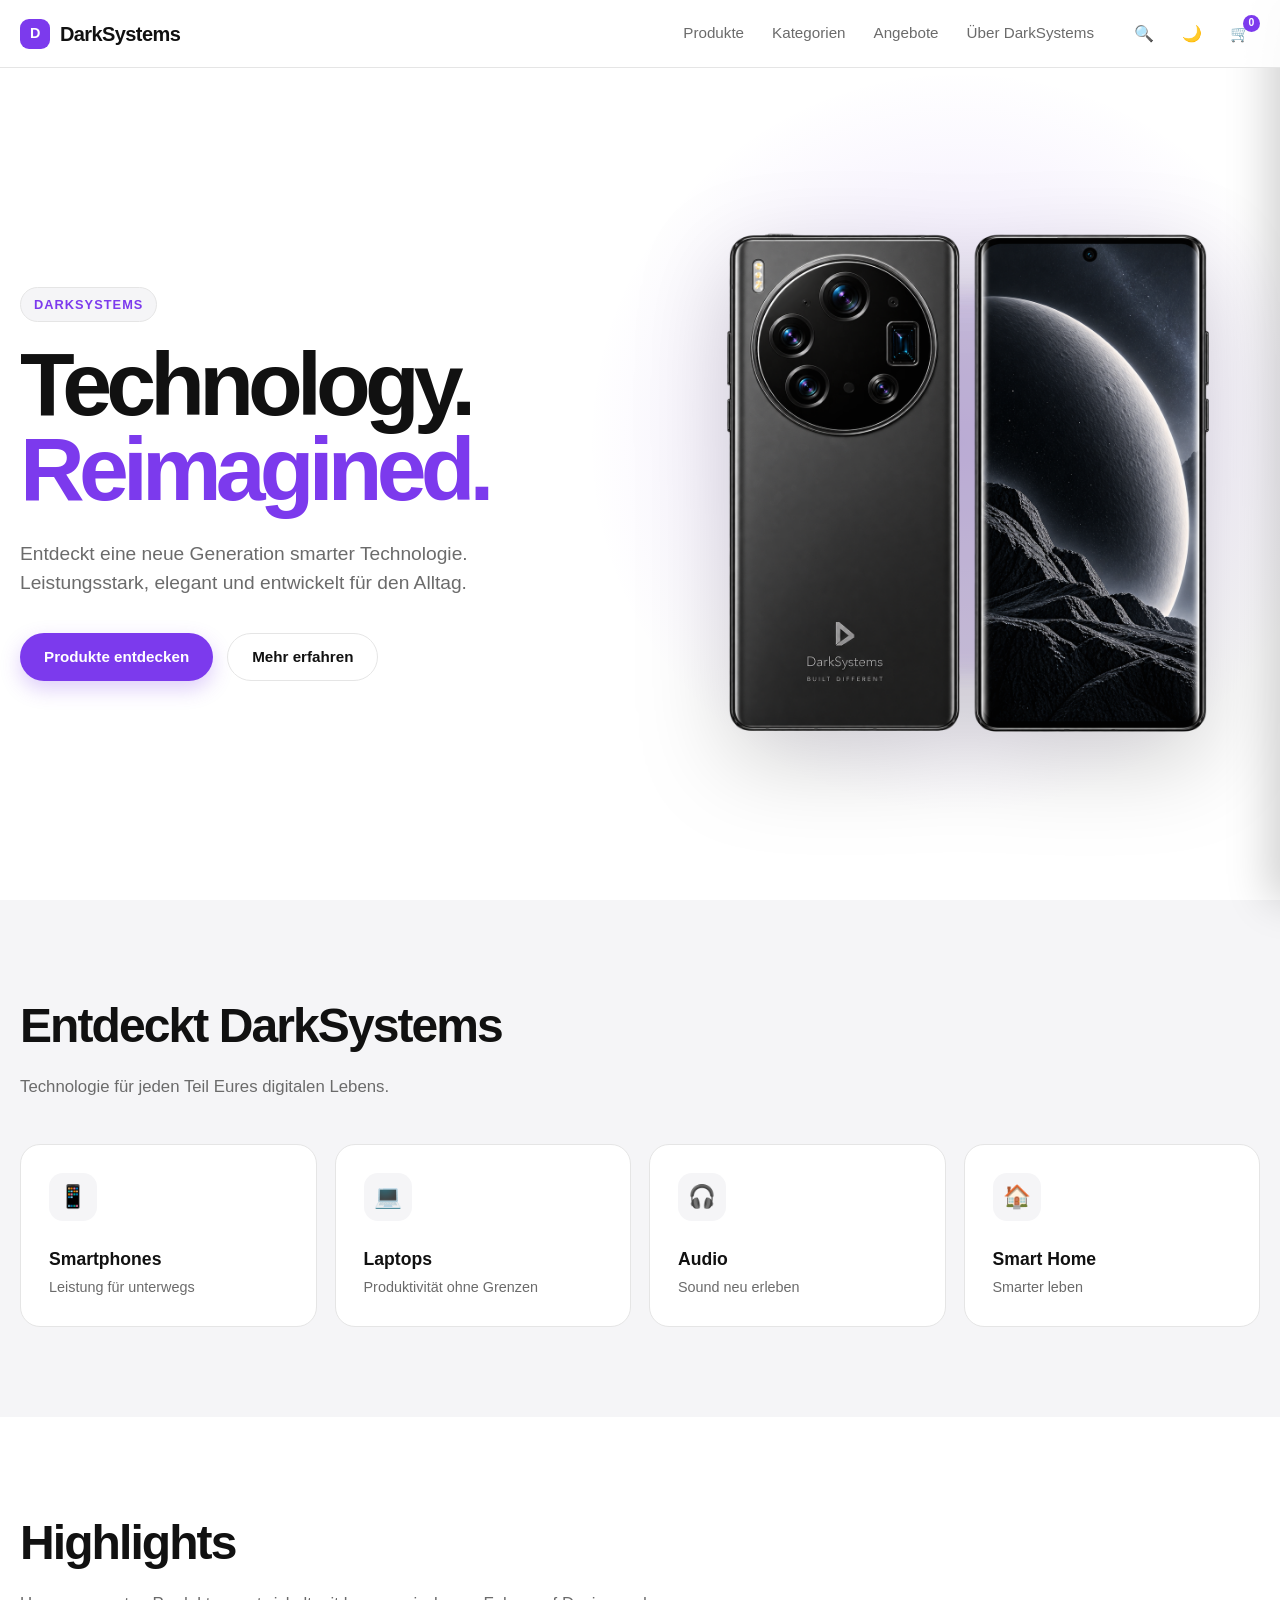
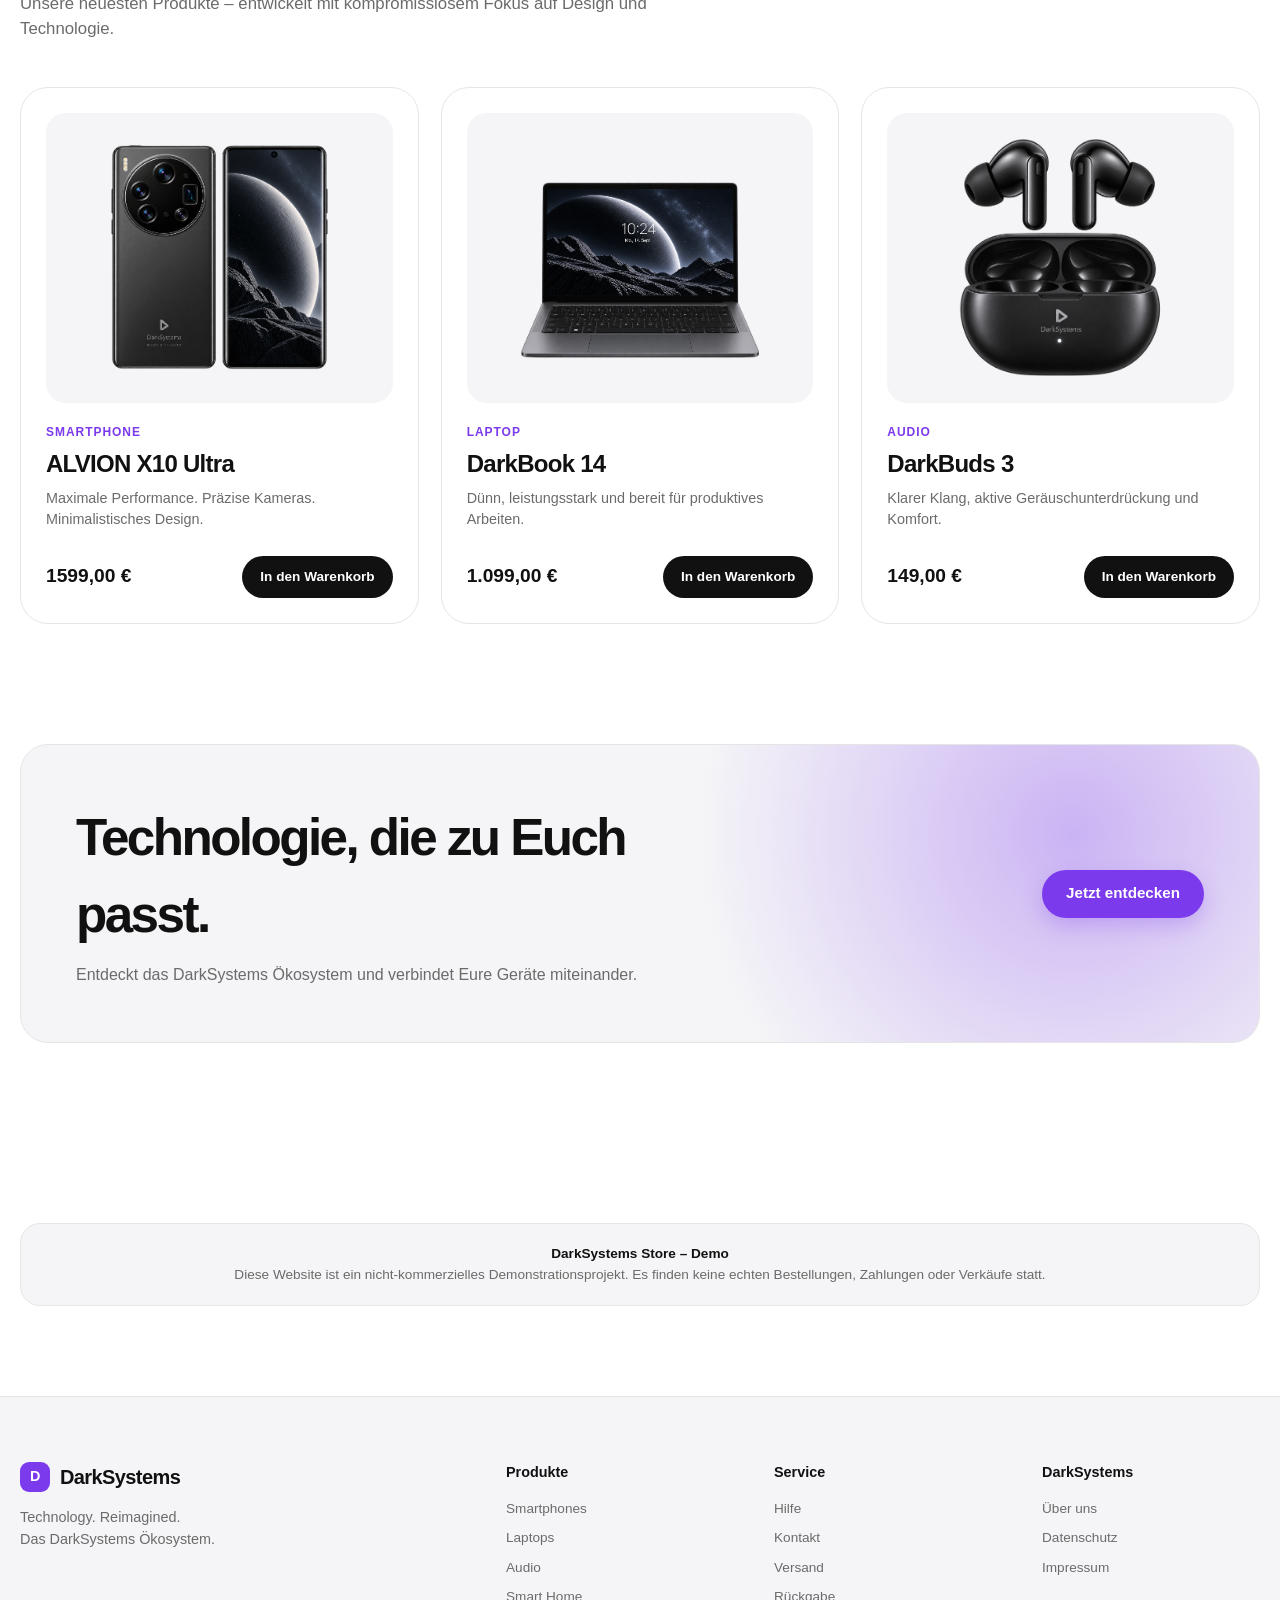
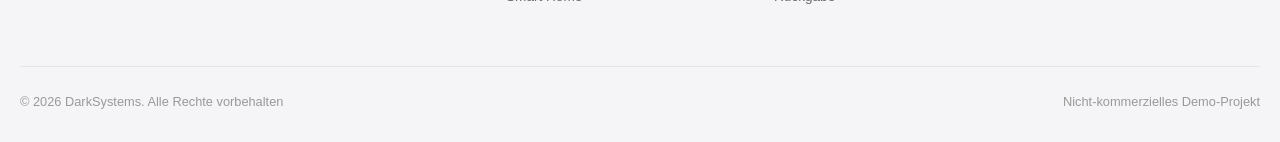
<file: index.html>
<!DOCTYPE html>
<html lang="de">

<head>

    <meta charset="UTF-8">

    <meta
        name="viewport"
        content="width=device-width, initial-scale=1.0"
    >

    <meta
        name="description"
        content="DarkSystems Store – Technologie. Neu gedacht."
    >

    <title>DarkSystems Store</title>


    <!-- =================================================
         THEME VOR DEM ERSTEN RENDER SETZEN
         ================================================= -->

    <script>

        (function () {

            const savedTheme =
                localStorage.getItem("darkSystemsTheme");

            if (
                savedTheme === "dark" ||
                savedTheme === "light"
            ) {

                document.documentElement.setAttribute(
                    "data-theme",
                    savedTheme
                );

            } else {

                document.documentElement.setAttribute(
                    "data-theme",
                    "light"
                );

            }

        })();

    </script>


    <!-- =================================================
         SCROLLPOSITION
         ================================================= -->

    <script>

        if ("scrollRestoration" in history) {

            history.scrollRestoration = "manual";

        }

    </script>


    <!-- =================================================
         FAVICON
         ================================================= -->

    <link
        rel="icon"
        href="images/favicon.png"
    >


    <!-- =================================================
         MAIN CSS
         ================================================= -->

    <link
        rel="stylesheet"
        href="css/style.css"
    >

    <style>
        .product-card-link {
            color: inherit;
            text-decoration: none;
        }

        .product-card-link:hover {
            text-decoration: none;
        }

        .product-name .product-card-link {
            color: inherit;
        }
    </style>

</head>


<body>


    <!-- =====================================================
         HEADER
         ===================================================== -->

    <header class="site-header">

        <div class="container header-inner">


            <!-- Logo -->

            <a
                href="index.html"
                class="logo"
                aria-label="DarkSystems Startseite"
            >

                <span class="logo-mark">
                    D
                </span>

                <span>
                    DarkSystems
                </span>

            </a>


            <!-- Navigation -->

            <nav
                class="main-nav"
                aria-label="Hauptnavigation"
            >

                <a href="#products">
                    Produkte
                </a>

                <a href="#categories">
                    Kategorien
                </a>

                <a href="#offers">
                    Angebote
                </a>

                <a href="#about">
                    Über DarkSystems
                </a>

            </nav>


            <!-- Header Actions -->

            <div class="header-actions">


                <!-- Suche -->

                <button
                    class="icon-button"
                    type="button"
                    aria-label="Suche"
                    title="Suche"
                >
                    🔍
                </button>


                <!-- Dark / Light Mode -->

                <button
                    class="icon-button"
                    id="themeToggle"
                    type="button"
                    aria-label="Dark Mode"
                    title="Dark / Light Mode"
                >
                    🌙
                </button>


                <!-- Warenkorb -->

                <button
                    class="icon-button cart-button"
                    type="button"
                    aria-label="Warenkorb"
                    title="Warenkorb"
                >

                    🛒

                    <span
                        class="cart-count"
                        id="cartCount"
                    >
                        0
                    </span>

                </button>


                <!-- Mobile Menü -->

                <button
                    class="icon-button mobile-menu-button"
                    type="button"
                    aria-label="Menü öffnen"
                    title="Menü"
                >
                    ☰
                </button>

            </div>

        </div>

    </header>



    <!-- =====================================================
         MAIN
         ===================================================== -->

    <main>


        <!-- =================================================
             HERO
             ================================================= -->

        <section class="hero">

            <div class="container hero-inner">


                <!-- Hero Text -->

                <div class="hero-content">

                    <div class="hero-eyebrow">
                        DarkSystems
                    </div>


                    <h1>

                        Technology.<br>

                        <span>
                            Reimagined.
                        </span>

                    </h1>


                    <p class="hero-description">

                        Entdeckt eine neue Generation smarter
                        Technologie. Leistungsstark, elegant
                        und entwickelt für den Alltag.

                    </p>


                    <div class="hero-actions">


                        <a
                            href="#products"
                            class="button button-primary"
                        >
                            Produkte entdecken
                        </a>


                        <a
                            href="#categories"
                            class="button button-secondary"
                        >
                            Mehr erfahren
                        </a>

                    </div>

                </div>



                <!-- Hero Produkt -->

                <div class="hero-product">

                    <img
                        src="images/alvion-x10-ultra.png"
                        alt="ALVION X10 Ultra"
                    >

                </div>

            </div>

        </section>



        <!-- =================================================
             KATEGORIEN
             ================================================= -->

        <section
            class="categories"
            id="categories"
        >

            <div class="container">


                <h2 class="section-title">
                    Entdeckt DarkSystems
                </h2>


                <p class="section-subtitle">

                    Technologie für jeden Teil Eures
                    digitalen Lebens.

                </p>


                <div class="category-grid">


                    <!-- Smartphone -->

                    <a
                        href="category.html?category=smartphones"
                        class="category-card"
                    >

                        <div class="category-icon">
                            📱
                        </div>

                        <h3>
                            Smartphones
                        </h3>

                        <p>
                            Leistung für unterwegs
                        </p>

                    </a>



                    <!-- Laptop -->

                    <a
                        href="category.html?category=laptops"
                        class="category-card"
                    >

                        <div class="category-icon">
                            💻
                        </div>

                        <h3>
                            Laptops
                        </h3>

                        <p>
                            Produktivität ohne Grenzen
                        </p>

                    </a>



                    <!-- Audio -->

                    <a
                        href="category.html?category=audio"
                        class="category-card"
                    >

                        <div class="category-icon">
                            🎧
                        </div>

                        <h3>
                            Audio
                        </h3>

                        <p>
                            Sound neu erleben
                        </p>

                    </a>



                    <!-- Smart Home -->

                    <a
                        href="category.html?category=smart-home"
                        class="category-card"
                    >

                        <div class="category-icon">
                            🏠
                        </div>

                        <h3>
                            Smart Home
                        </h3>

                        <p>
                            Smarter leben
                        </p>

                    </a>

                </div>

            </div>

        </section>



        <!-- =================================================
             PRODUKTE
             ================================================= -->

        <section
            class="products"
            id="products"
        >

            <div class="container">


                <h2 class="section-title">
                    Highlights
                </h2>


                <p class="section-subtitle">

                    Unsere neuesten Produkte – entwickelt
                    mit kompromisslosem Fokus auf Design
                    und Technologie.

                </p>


                <div class="product-grid">


                    <!-- =====================================
                         ALVION X10 Ultra
                         ===================================== -->

                    <article class="product-card">


                        <a
                            href="x10ultra.html"
                            class="product-card-link"
                            aria-label="ALVION X10 Ultra ansehen"
                        >
                            <div class="product-image">

                                <img
                                    src="images/alvion-x10-ultra.png"
                                    alt="ALVION X10 Ultra"
                                >

                            </div>
                        </a>


                        <div class="product-info">


                            <span class="product-category">
                                Smartphone
                            </span>


                            <h3 class="product-name">
                                <a
                                    href="x10ultra.html"
                                    class="product-card-link"
                                >
                                    ALVION X10 Ultra
                                </a>
                            </h3>


                            <p class="product-description">

                                Maximale Performance.
                                Präzise Kameras.
                                Minimalistisches Design.

                            </p>


                            <div class="product-bottom">


                                <span class="product-price">
                                    1599,00 €
                                </span>


                                <button
                                    class="product-button"
                                    type="button"
                                    data-product="alvion-x10-ultra"
                                >
                                    In den Warenkorb
                                </button>


                            </div>

                        </div>

                    </article>



                    <!-- =====================================
                         DARKBOOK 14
                         ===================================== -->

                    <article class="product-card">
                        
                        <a
                            href="darkbook14.html"
                            class="product-card-link"
                            aria-label="DarkBook 14 ansehen"
                        >

                            <div class="product-image">

                                <img
                                    src="images/darkbook-14.png"
                                    alt="DarkBook 14"
                                >

                            </div>
                        </a>


                        <div class="product-info">


                            <span class="product-category">
                                Laptop
                            </span>


                            <h3 class="product-name">
                                DarkBook 14
                            </h3>


                            <p class="product-description">

                                Dünn, leistungsstark und bereit
                                für produktives Arbeiten.

                            </p>


                            <div class="product-bottom">


                                <span class="product-price">
                                    1.099,00 €
                                </span>


                                <button
                                    class="product-button"
                                    type="button"
                                    data-product="darkbook-14"
                                >
                                    In den Warenkorb
                                </button>


                            </div>

                        </div>

                    </article>



                    <!-- =====================================
                         DARKBUDS 3
                         ===================================== -->

                    <article class="product-card">

                        <a
                            href="darkbuds-3.html"
                            class="product-card-link"
                            aria-label="DarkBuds 3 ansehen"
                        >

                            <div class="product-image">

                                <img
                                    src="images/darkbuds-3.png"
                                    alt="DarkBuds 3"
                                >

                            </div>
                        </a>

                        <div class="product-info">


                            <span class="product-category">
                                Audio
                            </span>


                            <h3 class="product-name">
                                DarkBuds 3
                            </h3>


                            <p class="product-description">

                                Klarer Klang, aktive
                                Geräuschunterdrückung
                                und Komfort.

                            </p>


                            <div class="product-bottom">


                                <span class="product-price">
                                    149,00 €
                                </span>


                                <button
                                    class="product-button"
                                    type="button"
                                    data-product="darkbuds-3"
                                >
                                    In den Warenkorb
                                </button>


                            </div>

                        </div>

                    </article>

                </div>

            </div>

        </section>



        <!-- =================================================
             ANGEBOT
             ================================================= -->

        <section
            class="offer"
            id="offers"
        >

            <div class="container">


                <div class="offer-card">


                    <div class="offer-content">


                        <h2>
                            Technologie,
                            die zu Euch passt.
                        </h2>


                        <p>

                            Entdeckt das DarkSystems
                            Ökosystem und verbindet
                            Eure Geräte miteinander.

                        </p>

                    </div>


                    <a
                        href="#products"
                        class="button button-primary"
                    >
                        Jetzt entdecken
                    </a>

                </div>

            </div>

        </section>



        <!-- =================================================
             DEMO HINWEIS
             ================================================= -->

        <section
            class="demo-section"
            id="about"
        >

            <div class="container">


                <div class="demo-notice">


                    <strong>
                        DarkSystems Store – Demo
                    </strong>


                    <br>


                    Diese Website ist ein
                    nicht-kommerzielles
                    Demonstrationsprojekt.

                    Es finden keine echten
                    Bestellungen, Zahlungen
                    oder Verkäufe statt.


                </div>

            </div>

        </section>

    </main>



    <!-- =====================================================
         FOOTER
         ===================================================== -->

    <footer class="site-footer">

        <div class="container">


            <div class="footer-grid">


                <!-- DarkSystems -->

                <div class="footer-brand">


                    <a
                        href="index.html"
                        class="logo"
                    >

                        <span class="logo-mark">
                            D
                        </span>

                        <span>
                            DarkSystems
                        </span>

                    </a>


                    <p>

                        Technology. Reimagined.
                        <br>
                        Das DarkSystems Ökosystem.

                    </p>

                </div>



                <!-- Produkte -->

                <div class="footer-column">

                    <h4>
                        Produkte
                    </h4>


                    <a href="category.html?category=smartphones">
                        Smartphones
                    </a>


                    <a href="category.html?category=laptops">
                        Laptops
                    </a>


                    <a href="category.html?category=audio">
                        Audio
                    </a>


                    <a href="category.html?category=smart-home">
                        Smart Home
                    </a>

                </div>



                <!-- Service -->

                <div class="footer-column">

                    <h4>
                        Service
                    </h4>


                    <a href="#">
                        Hilfe
                    </a>


                    <a href="#">
                        Kontakt
                    </a>


                    <a href="#">
                        Versand
                    </a>


                    <a href="#">
                        Rückgabe
                    </a>

                </div>



                <!-- DarkSystems -->

                <div class="footer-column">

                    <h4>
                        DarkSystems
                    </h4>


                    <a href="#about">
                        Über uns
                    </a>


                    <a href="#">
                        Datenschutz
                    </a>


                    <a href="#">
                        Impressum
                    </a>

                </div>

            </div>



            <!-- Footer Bottom -->

            <div class="footer-bottom">

                <span>
                    © 2026 DarkSystems.  Alle Rechte vorbehalten
                </span>


                <span>
                    Nicht-kommerzielles Demo-Projekt
                </span>

            </div>

        </div>

    </footer>



    <!-- =====================================================
         WARENKORB
         ===================================================== -->

    <div
        class="cart-overlay"
        id="cartOverlay"
    ></div>


    <aside
        class="cart-panel"
        id="cartPanel"
        aria-label="Warenkorb"
    >


        <!-- Warenkorb Header -->

        <div class="cart-header">

            <div>

                <h2>
                    Warenkorb
                </h2>

                <span id="cartItemCount">
                    0 Produkte
                </span>

            </div>


            <button
                class="cart-close"
                id="cartClose"
                type="button"
                aria-label="Warenkorb schließen"
            >
                ×
            </button>

        </div>



        <!-- Warenkorb Inhalt -->

        <div class="cart-content">


            <!-- Leer -->

            <div
                class="cart-empty"
                id="cartEmpty"
            >

                <div class="cart-empty-icon">
                    🛒
                </div>


                <h3>
                    Dein Warenkorb ist leer
                </h3>


                <p>
                    Füge Produkte hinzu,
                    um sie hier zu sehen.
                </p>

            </div>


            <!-- Produkte -->

            <div
                class="cart-items"
                id="cartItems"
            ></div>

        </div>



        <!-- Warenkorb Footer -->

        <div class="cart-footer">

            <div class="cart-total">

                <span>
                    Gesamtsumme
                </span>

                <strong id="cartTotal">
                    0,00 €
                </strong>

            </div>


            <button
                class="cart-checkout"
                id="cartCheckout"
                type="button"
            >
                Zur Kasse
            </button>


            <p class="cart-demo">
                Demo-Shop – es findet keine echte Bestellung statt.
            </p>

        </div>

    </aside>



    <!-- =====================================================
         JAVASCRIPT
         ===================================================== -->

    <script src="js/main.js"></script>


    <!-- Reload immer oben starten -->

    <script>

        window.addEventListener(
            "load",
            function () {

                window.scrollTo(0, 0);

            }
        );

    </script>


</body>

</html>
</file>
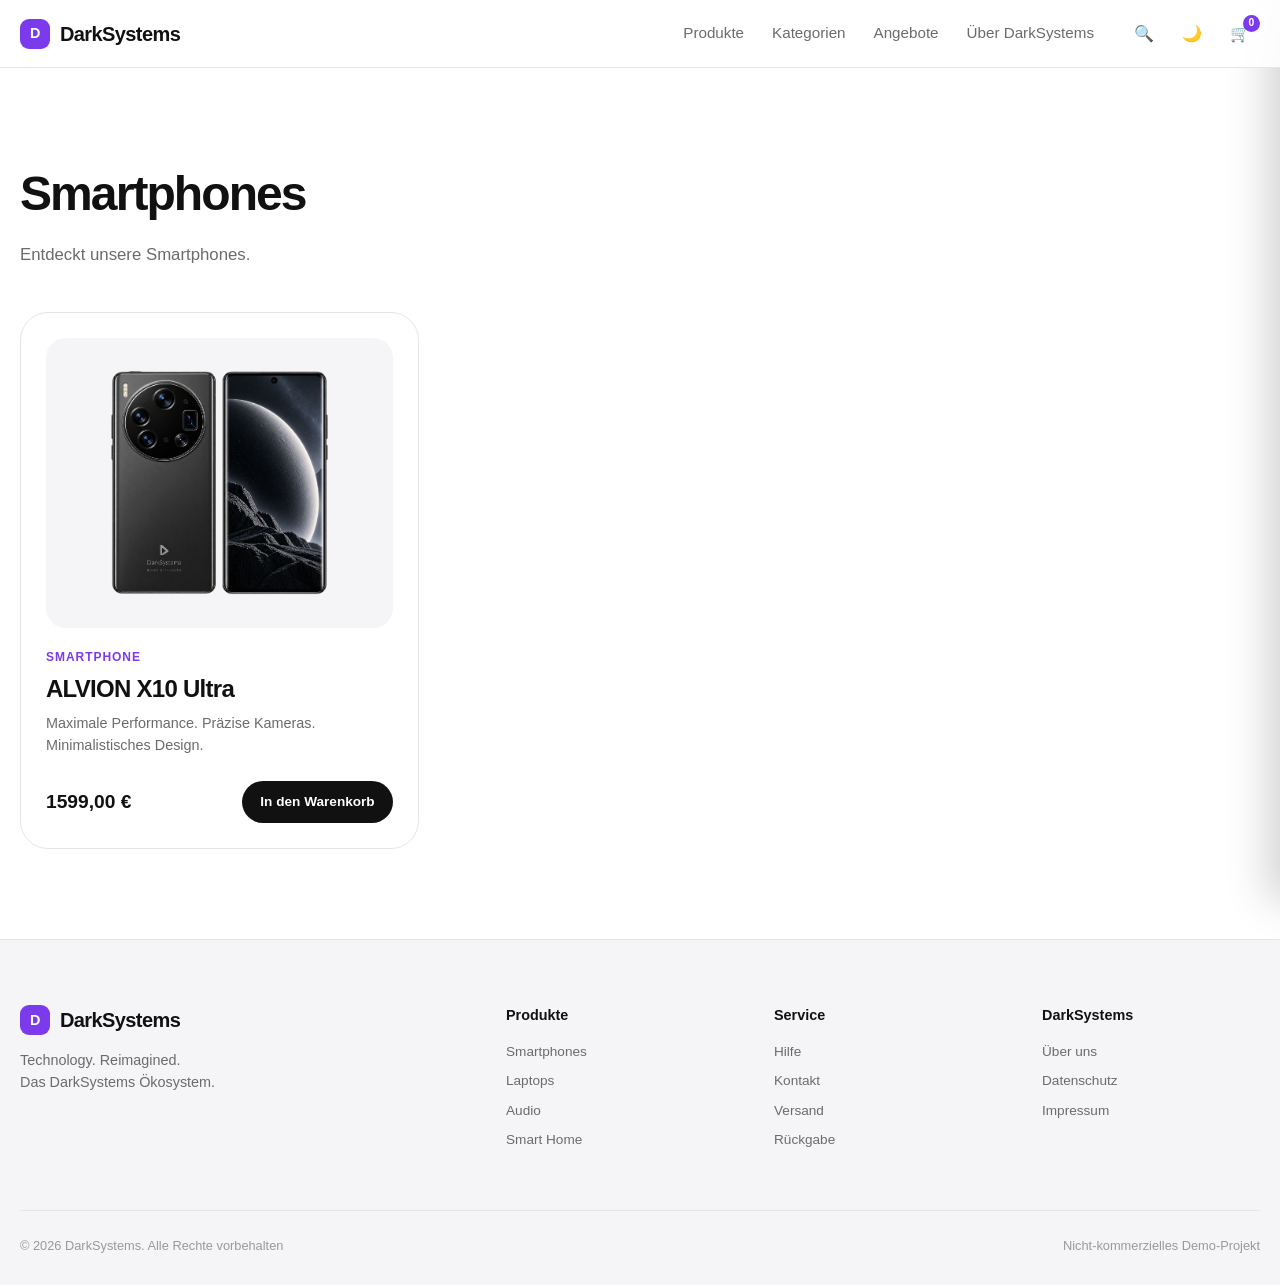
<file: category.html>
<!DOCTYPE html>
<html lang="de">

<head>

    <meta charset="UTF-8">

    <meta
        name="viewport"
        content="width=device-width, initial-scale=1.0"
    >

    <meta
        name="description"
        content="DarkSystems – Kategorie"
    >

    <title>DarkSystems – Kategorie</title>


    <!-- =================================================
         THEME VOR DEM ERSTEN RENDER SETZEN
         ================================================= -->

    <script>

        (function () {

            const savedTheme =
                localStorage.getItem("darkSystemsTheme");

            if (
                savedTheme === "dark" ||
                savedTheme === "light"
            ) {

                document.documentElement.setAttribute(
                    "data-theme",
                    savedTheme
                );

            } else {

                document.documentElement.setAttribute(
                    "data-theme",
                    "light"
                );

            }

        })();

    </script>


    <!-- =================================================
         SCROLLPOSITION
         ================================================= -->

    <script>

        if ("scrollRestoration" in history) {

            history.scrollRestoration = "manual";

        }

    </script>


    <!-- =================================================
         FAVICON
         ================================================= -->

    <link
        rel="icon"
        href="images/favicon.png"
    >


    <!-- =================================================
         MAIN CSS
         ================================================= -->

    <link
        rel="stylesheet"
        href="css/style.css"
    >

    <style>
        .product-card-link {
            display: block;
            color: inherit;
            text-decoration: none;
        }
    </style>

</head>


<body>


    <!-- =====================================================
         HEADER
         ===================================================== -->

    <header class="site-header">

        <div class="container header-inner">


            <!-- Logo -->

            <a
                href="index.html"
                class="logo"
                aria-label="DarkSystems Startseite"
            >

                <span class="logo-mark">
                    D
                </span>

                <span>
                    DarkSystems
                </span>

            </a>


            <!-- Navigation -->

            <nav
                class="main-nav"
                aria-label="Hauptnavigation"
            >

                <a href="index.html#products">
                    Produkte
                </a>

                <a href="index.html#categories">
                    Kategorien
                </a>

                <a href="index.html#offers">
                    Angebote
                </a>

                <a href="index.html#about">
                    Über DarkSystems
                </a>

            </nav>


            <!-- Header Actions -->

            <div class="header-actions">


                <!-- Suche -->

                <button
                    class="icon-button"
                    type="button"
                    aria-label="Suche"
                    title="Suche"
                >
                    🔍
                </button>


                <!-- Dark / Light Mode -->

                <button
                    class="icon-button"
                    id="themeToggle"
                    type="button"
                    aria-label="Dark Mode"
                    title="Dark / Light Mode"
                >
                    🌙
                </button>


                <!-- Warenkorb -->

                <button
                    class="icon-button cart-button"
                    type="button"
                    aria-label="Warenkorb"
                    title="Warenkorb"
                >

                    🛒

                    <span
                        class="cart-count"
                        id="cartCount"
                    >
                        0
                    </span>

                </button>


                <!-- Mobile Menü -->

                <button
                    class="icon-button mobile-menu-button"
                    type="button"
                    aria-label="Menü öffnen"
                    title="Menü"
                >
                    ☰
                </button>

            </div>

        </div>

    </header>



    <!-- =====================================================
         MAIN
         ===================================================== -->

    <main>


        <!-- =================================================
             KATEGORIE / PRODUKTE
             ================================================= -->

        <section
            class="products"
            id="categorySection"
        >

            <div class="container">


                <h1
                    class="section-title"
                    id="categoryTitle"
                >
                    Kategorie
                </h1>


                <p
                    class="section-subtitle"
                    id="categorySubtitle"
                >
                    Produkte von DarkSystems.
                </p>


                <div
                    class="product-grid"
                    id="categoryProducts"
                ></div>

            </div>

        </section>

    </main>



    <!-- =====================================================
         FOOTER
         ===================================================== -->

    <footer class="site-footer">

        <div class="container">


            <div class="footer-grid">


                <!-- DarkSystems -->

                <div class="footer-brand">

                    <a
                        href="index.html"
                        class="logo"
                    >

                        <span class="logo-mark">
                            D
                        </span>

                        <span>
                            DarkSystems
                        </span>

                    </a>


                    <p>

                        Technology. Reimagined.
                        <br>
                        Das DarkSystems Ökosystem.

                    </p>

                </div>



                <!-- Produkte -->

                <div class="footer-column">

                    <h4>
                        Produkte
                    </h4>


                    <a href="category.html?category=smartphones">
                        Smartphones
                    </a>


                    <a href="category.html?category=laptops">
                        Laptops
                    </a>


                    <a href="category.html?category=audio">
                        Audio
                    </a>


                    <a href="category.html?category=smart-home">
                        Smart Home
                    </a>

                </div>



                <!-- Service -->

                <div class="footer-column">

                    <h4>
                        Service
                    </h4>


                    <a href="#">
                        Hilfe
                    </a>


                    <a href="#">
                        Kontakt
                    </a>


                    <a href="#">
                        Versand
                    </a>


                    <a href="#">
                        Rückgabe
                    </a>

                </div>



                <!-- DarkSystems -->

                <div class="footer-column">

                    <h4>
                        DarkSystems
                    </h4>


                    <a href="index.html#about">
                        Über uns
                    </a>


                    <a href="#">
                        Datenschutz
                    </a>


                    <a href="#">
                        Impressum
                    </a>

                </div>

            </div>



            <!-- Footer Bottom -->

            <div class="footer-bottom">

                <span>
                    © 2026 DarkSystems.  Alle Rechte vorbehalten
                </span>


                <span>
                    Nicht-kommerzielles Demo-Projekt
                </span>

            </div>

        </div>

    </footer>



    <!-- =====================================================
         WARENKORB
         ===================================================== -->

    <div
        class="cart-overlay"
        id="cartOverlay"
    ></div>


    <aside
        class="cart-panel"
        id="cartPanel"
        aria-label="Warenkorb"
    >


        <!-- Warenkorb Header -->

        <div class="cart-header">

            <div>

                <h2>
                    Warenkorb
                </h2>

                <span id="cartItemCount">
                    0 Produkte
                </span>

            </div>


            <button
                class="cart-close"
                id="cartClose"
                type="button"
                aria-label="Warenkorb schließen"
            >
                ×
            </button>

        </div>



        <!-- Warenkorb Inhalt -->

        <div class="cart-content">


            <!-- Leer -->

            <div
                class="cart-empty"
                id="cartEmpty"
            >

                <div class="cart-empty-icon">
                    🛒
                </div>


                <h3>
                    Dein Warenkorb ist leer
                </h3>


                <p>
                    Füge Produkte hinzu,
                    um sie hier zu sehen.
                </p>

            </div>


            <!-- Produkte -->

            <div
                class="cart-items"
                id="cartItems"
            ></div>

        </div>



        <!-- Warenkorb Footer -->

        <div class="cart-footer">

            <div class="cart-total">

                <span>
                    Gesamtsumme
                </span>

                <strong id="cartTotal">
                    0,00 €
                </strong>

            </div>


            <button
                class="cart-checkout"
                id="cartCheckout"
                type="button"
            >
                Zur Kasse
            </button>


            <p class="cart-demo">
                Demo-Shop – es findet keine echte Bestellung statt.
            </p>

        </div>

    </aside>



    <!-- =====================================================
         KATEGORIE JAVASCRIPT
         ===================================================== -->

    <script>

        /*
         * ---------------------------------------------------
         * Produktdaten
         * ---------------------------------------------------
         *
         * Der Name "categoryProductsData" ist absichtlich
         * gewählt, damit es keinen Konflikt mit der
         * "products"-Variable aus main.js gibt.
         */

        const categoryProductsData = [

            {
                id: "alvion-x10-ultra",

                name: "ALVION X10 Ultra",

                category: "smartphones",

                categoryName: "Smartphone",

                description:
                    "Maximale Performance. Präzise Kameras. Minimalistisches Design.",

                price: "1599,00 €",

                image: "images/alvion-x10-ultra.png"
            },


            {
                id: "darkbook-14",

                name: "DarkBook 14",

                category: "laptops",

                categoryName: "Laptop",

                description:
                    "Dünn, leistungsstark und bereit für produktives Arbeiten.",

                price: "1.099,00 €",

                image: "images/darkbook-14.png"
            },


            {
                id: "darkbuds-3",

                name: "DarkBuds 3",

                category: "audio",

                categoryName: "Audio",

                description:
                    "Klarer Klang, aktive Geräuschunterdrückung und Komfort.",

                price: "149,00 €",

                image: "images/darkbuds-3.png"
            }

        ];



        /*
         * ---------------------------------------------------
         * Kategorie aus URL lesen
         * ---------------------------------------------------
         */

        const params =
            new URLSearchParams(
                window.location.search
            );


        const category =
            params.get("category") ||
            "smartphones";



        /*
         * ---------------------------------------------------
         * Kategorie-Daten
         * ---------------------------------------------------
         */

        const categoryData = {

            smartphones: {

                title: "Smartphones",

                subtitle:
                    "Entdeckt unsere Smartphones."

            },


            laptops: {

                title: "Laptops",

                subtitle:
                    "Leistungsstarke Geräte für produktives Arbeiten."

            },


            audio: {

                title: "Audio",

                subtitle:
                    "Klarer Klang und moderner Komfort."

            },


            "smart-home": {

                title: "Smart Home",

                subtitle:
                    "Smarte Technologie für Euer Zuhause."

            }

        };



        /*
         * ---------------------------------------------------
         * Aktuelle Kategorie
         * ---------------------------------------------------
         */

        const currentCategory =
            categoryData[category] ||
            categoryData.smartphones;



        /*
         * ---------------------------------------------------
         * Seitentitel
         * ---------------------------------------------------
         */

        document.title =
            "DarkSystems – " +
            currentCategory.title;



        /*
         * ---------------------------------------------------
         * Überschrift
         * ---------------------------------------------------
         */

        document.getElementById(
            "categoryTitle"
        ).textContent =
            currentCategory.title;



        /*
         * ---------------------------------------------------
         * Beschreibung
         * ---------------------------------------------------
         */

        document.getElementById(
            "categorySubtitle"
        ).textContent =
            currentCategory.subtitle;



        /*
         * ---------------------------------------------------
         * Produkt-Container
         * ---------------------------------------------------
         */

        const categoryContainer =
            document.getElementById(
                "categoryProducts"
            );



        /*
         * ---------------------------------------------------
         * Produkte filtern
         * ---------------------------------------------------
         */

        const filteredProducts =
            categoryProductsData.filter(
                function (product) {

                    return (
                        product.category ===
                        category
                    );

                }
            );



        /*
         * ---------------------------------------------------
         * Keine Produkte
         * ---------------------------------------------------
         */

        if (filteredProducts.length === 0) {

            categoryContainer.innerHTML = `

                <div class="demo-notice">

                    <strong>
                        Noch keine Produkte verfügbar
                    </strong>

                    <br>

                    Für diese Kategorie sind
                    aktuell keine Geräte vorhanden.

                </div>

            `;

        }



        /*
         * ---------------------------------------------------
         * Produkte anzeigen
         * ---------------------------------------------------
         */

        else {

            filteredProducts.forEach(
                function (product) {

                    categoryContainer.innerHTML += `

                        <article class="product-card">


                            <a href="${product.id === "alvion-x10-ultra" ? "x10ultra.html" : "#"}" class="product-card-link" aria-label="${product.name} ansehen">
                            <a href="${product.id === "darkbook-14" ? "darkbook14.html" : "#"}" class="product-card-link" aria-label="${product.name} ansehen">

                            <div class="product-image">

                                <img
                                    src="${product.image}"
                                    alt="${product.name}"
                                >

                            </div>


                            <div class="product-info">


                                <span class="product-category">
                                    ${product.categoryName}
                                </span>


                                <h3 class="product-name">
                                    ${product.name}
                                </h3>


                                <p class="product-description">
                                    ${product.description}
                                </p>


                                <div class="product-bottom">


                                    <span class="product-price">
                                        ${product.price}
                                    </span>


                                    <button
                                        class="product-button"
                                        type="button"
                                        data-product="${product.id}"
                                    >
                                        In den Warenkorb
                                    </button>


                                </div>

                            </div>

                        </article>

                    `;

                }
            );

        }

    </script>



    <!-- =====================================================
         MAIN JAVASCRIPT
         ===================================================== -->

    <script src="js/main.js"></script>



    <!-- =====================================================
         SCROLL NACH OBEN
         ===================================================== -->

    <script>

        window.addEventListener(
            "load",
            function () {

                window.scrollTo(0, 0);

            }
        );

    </script>

</body>

</html>
</file>
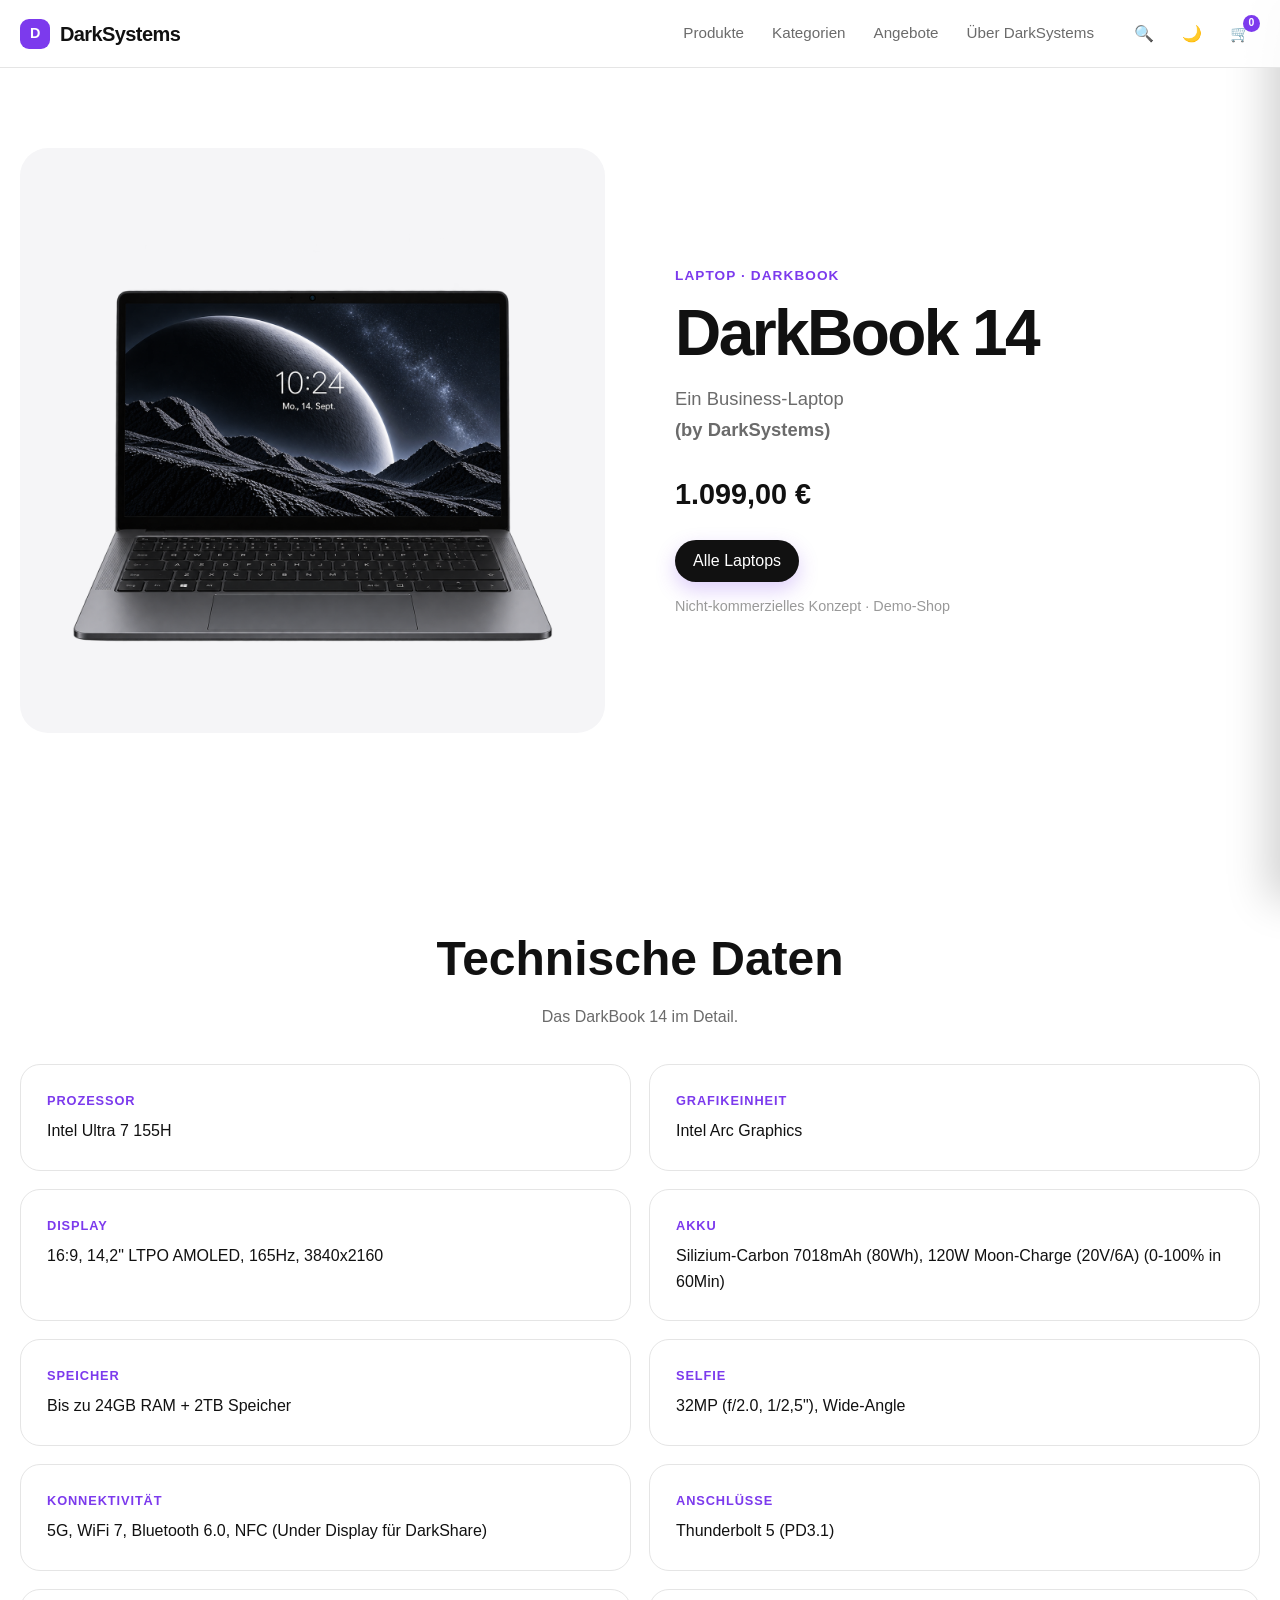
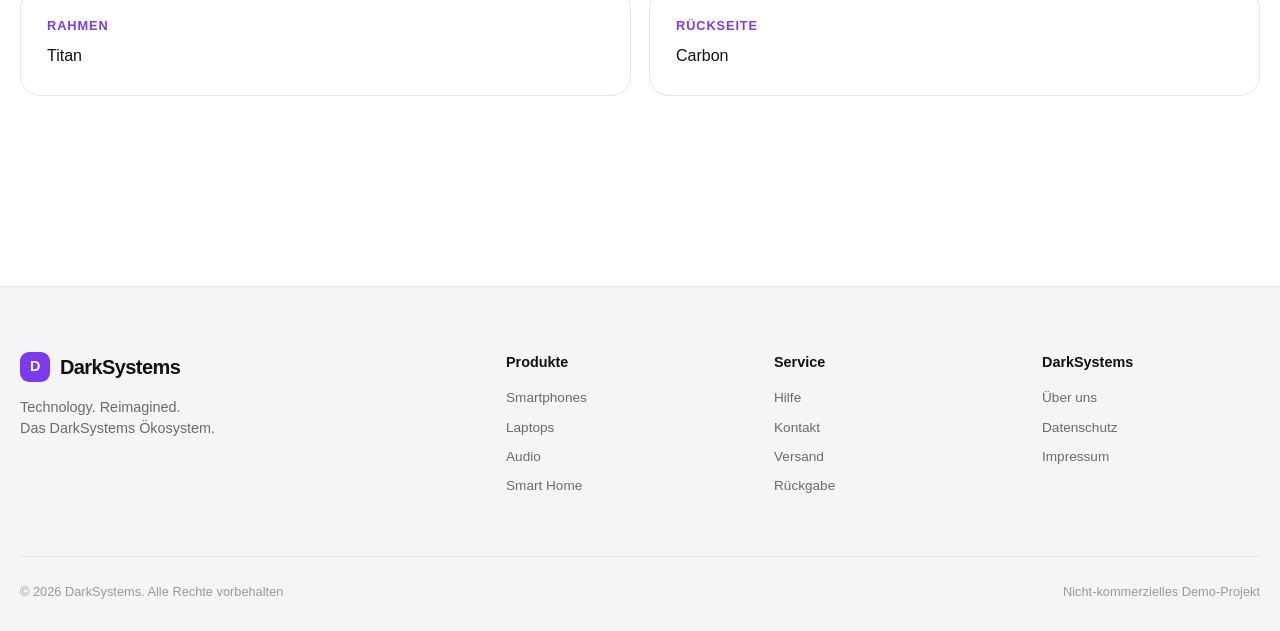
<file: darkbook14.html>
<!DOCTYPE html>
<html lang="de">
<head>
<meta charset="UTF-8">
<meta name="viewport" content="width=device-width, initial-scale=1.0">
<meta name="description" content="ALVION X10 Ultra – Flaggschiff-Konzept von DarkSystems.">
<title>DarkBook 14 – DarkSystems</title>
<script>
(function () {
    const savedTheme = localStorage.getItem("darkSystemsTheme");
    document.documentElement.setAttribute(
        "data-theme",
        savedTheme === "dark" || savedTheme === "light" ? savedTheme : "light"
    );
})();
</script>
<script>
if ("scrollRestoration" in history) history.scrollRestoration = "manual";
</script>
<link rel="icon" href="images/favicon.png">
<link rel="stylesheet" href="css/style.css">

<style>
.product-detail { padding: 80px 0 100px; }
.product-detail-hero {
    display:grid; grid-template-columns:minmax(0,1fr) minmax(0,1fr);
    gap:70px; align-items:center; margin-bottom:100px;
}
.product-detail-image {
    background:var(--bg-secondary); border-radius:var(--radius-large);
    padding:45px; display:flex; align-items:center; justify-content:center;
    min-height:520px;
}
.product-detail-image img {
    display:block; width:100%; max-width:520px; max-height:620px; object-fit:contain;
}
.product-detail-category {
    display:inline-block; margin-bottom:14px; color:var(--accent);
    font-size:.85rem; font-weight:700; text-transform:uppercase; letter-spacing:.08em;
}
.product-detail-title {
    margin:0 0 18px; font-size:clamp(2.5rem,5vw,4.5rem);
    line-height:1; letter-spacing:-.04em;
}
.product-detail-subtitle {
    margin:0 0 28px; color:var(--text-secondary);
    font-size:1.15rem; line-height:1.7;
}
.product-detail-price { margin-bottom:24px; font-size:1.8rem; font-weight:700; }
.product-detail-actions { display:flex; flex-wrap:wrap; gap:12px; align-items:center; }
.product-detail-actions .product-button { border:0; cursor:pointer; font:inherit; }
.product-detail-note { margin-top:14px; color:var(--text-muted); font-size:.9rem; }
.specs-heading { margin-bottom:35px; text-align:center; }
.specs-heading h2 { margin:0 0 10px; font-size:clamp(2rem,4vw,3rem); }
.specs-heading p { margin:0; color:var(--text-secondary); }
.specs-grid { display:grid; grid-template-columns:repeat(2,minmax(0,1fr)); gap:18px; }
.spec-card {
    padding:26px; background:var(--bg-card); border:1px solid var(--border);
    border-radius:var(--radius-medium);
}
.spec-card strong {
    display:block; margin-bottom:8px; color:var(--accent);
    font-size:.8rem; text-transform:uppercase; letter-spacing:.07em;
}
.spec-card span { color:var(--text); line-height:1.6; }
@media (max-width:900px) {
    .product-detail-hero { grid-template-columns:1fr; gap:40px; margin-bottom:70px; }
    .product-detail-image { min-height:400px; }
    .specs-grid { grid-template-columns:1fr; }
}
@media (max-width:600px) {
    .product-detail { padding:45px 0 70px; }
    .product-detail-image { min-height:330px; padding:25px; }
    .product-detail-actions { flex-direction:column; align-items:stretch; }
    .product-detail-actions .button,
    .product-detail-actions .product-button { width:100%; text-align:center; }
}
</style>
</head>

<body>
<header class="site-header">
<div class="container header-inner">
<a href="index.html" class="logo" aria-label="DarkSystems Startseite">
<span class="logo-mark">D</span><span>DarkSystems</span>
</a>
<nav class="main-nav" aria-label="Hauptnavigation">
<a href="index.html#products">Produkte</a>
<a href="index.html#categories">Kategorien</a>
<a href="index.html#offers">Angebote</a>
<a href="index.html#about">Über DarkSystems</a>
</nav>
<div class="header-actions">
<button class="icon-button" type="button" aria-label="Suche" title="Suche">🔍</button>
<button class="icon-button" id="themeToggle" type="button" aria-label="Dark Mode" title="Dark / Light Mode">🌙</button>
<button class="icon-button cart-button" type="button" aria-label="Warenkorb" title="Warenkorb">
🛒 <span class="cart-count" id="cartCount">0</span>
</button>
<button class="icon-button mobile-menu-button" type="button" aria-label="Menü öffnen" title="Menü">☰</button>
</div>
</div>
</header>

<main>
<section class="product-detail">
<div class="container">

<div class="product-detail-hero">
<div class="product-detail-image">
<img src="images/darkbook-14.png" alt="DarkBook 14">
</div>

<div class="product-detail-info">
<span class="product-detail-category">Laptop · DarkBook</span>
<h1 class="product-detail-title">DarkBook 14</h1>
<p class="product-detail-subtitle">
Ein Business-Laptop<br>
<strong>(by DarkSystems)</strong>
</p>
<div class="product-detail-price">1.099,00 €</div>
<div class="product-detail-actions">
<button class="product-button button button-primary" type="button" data-product="darkbook-14
In den Warenkorb
</button>
<a href="category.html?category=laptops" class="button button-secondary">
Alle Laptops
</a>
</div>
<p class="product-detail-note">Nicht-kommerzielles Konzept · Demo-Shop</p>
</div>
</div>

<section>
<div class="specs-heading">
<h2>Technische Daten</h2>
<p>Das DarkBook 14 im Detail.</p>
</div>

<div class="specs-grid">
<div class="spec-card"><strong>Prozessor</strong><span>Intel Ultra 7 155H</span></div>
<div class="spec-card"><strong>Grafikeinheit</strong><span>Intel Arc Graphics</span></div>
<div class="spec-card"><strong>Display</strong><span>16:9, 14,2" LTPO AMOLED, 165Hz, 3840x2160</span></div>
<div class="spec-card"><strong>Akku</strong><span>Silizium-Carbon 7018mAh (80Wh), 120W Moon-Charge (20V/6A) (0-100% in 60Min)</span></div>
<div class="spec-card"><strong>Speicher</strong><span>Bis zu 24GB RAM + 2TB Speicher</span></div>
<div class="spec-card"><strong>Selfie</strong><span>32MP (f/2.0, 1/2,5"), Wide-Angle</span></div>
<div class="spec-card"><strong>Konnektivität</strong><span>5G, WiFi 7, Bluetooth 6.0, NFC (Under Display für DarkShare)</span></div>
<div class="spec-card"><strong>Anschlüsse</strong><span>Thunderbolt 5 (PD3.1)</span></div>
<div class="spec-card"><strong>Rahmen</strong><span>Titan</span></div>
<div class="spec-card"><strong>Rückseite</strong><span>Carbon</span></div>
</div>
</section>

</div>
</section>
</main>

<footer class="site-footer">
<div class="container">
<div class="footer-grid">
<div class="footer-brand">
<a href="index.html" class="logo"><span class="logo-mark">D</span><span>DarkSystems</span></a>
<p>Technology. Reimagined.<br>Das DarkSystems Ökosystem.</p>
</div>
<div class="footer-column">
<h4>Produkte</h4>
<a href="category.html?category=smartphones">Smartphones</a>
<a href="category.html?category=laptops">Laptops</a>
<a href="category.html?category=audio">Audio</a>
<a href="category.html?category=smart-home">Smart Home</a>
</div>
<div class="footer-column">
<h4>Service</h4>
<a href="#">Hilfe</a><a href="#">Kontakt</a><a href="#">Versand</a><a href="#">Rückgabe</a>
</div>
<div class="footer-column">
<h4>DarkSystems</h4>
<a href="index.html#about">Über uns</a><a href="#">Datenschutz</a><a href="#">Impressum</a>
</div>
</div>
<div class="footer-bottom">
<span>© 2026 DarkSystems. Alle Rechte vorbehalten</span>
<span>Nicht-kommerzielles Demo-Projekt</span>
</div>
</div>
</footer>

<div class="cart-overlay" id="cartOverlay"></div>
<aside class="cart-panel" id="cartPanel" aria-label="Warenkorb">
<div class="cart-header">
<div><h2>Warenkorb</h2><span id="cartItemCount">0 Produkte</span></div>
<button class="cart-close" id="cartClose" type="button" aria-label="Warenkorb schließen">×</button>
</div>
<div class="cart-content">
<div class="cart-empty" id="cartEmpty">
<div class="cart-empty-icon">🛒</div>
<h3>Dein Warenkorb ist leer</h3>
<p>Füge Produkte hinzu, um sie hier zu sehen.</p>
</div>
<div class="cart-items" id="cartItems"></div>
</div>
<div class="cart-footer">
<div class="cart-total"><span>Gesamtsumme</span><strong id="cartTotal">0,00 €</strong></div>
<button class="cart-checkout" id="cartCheckout" type="button">Zur Kasse</button>
<p class="cart-demo">Demo-Shop – es findet keine echte Bestellung statt.</p>
</div>
</aside>

<script src="js/main.js"></script>
<script>
window.addEventListener("load", function () { window.scrollTo(0, 0); });
</script>
</body>
</html>
</file>
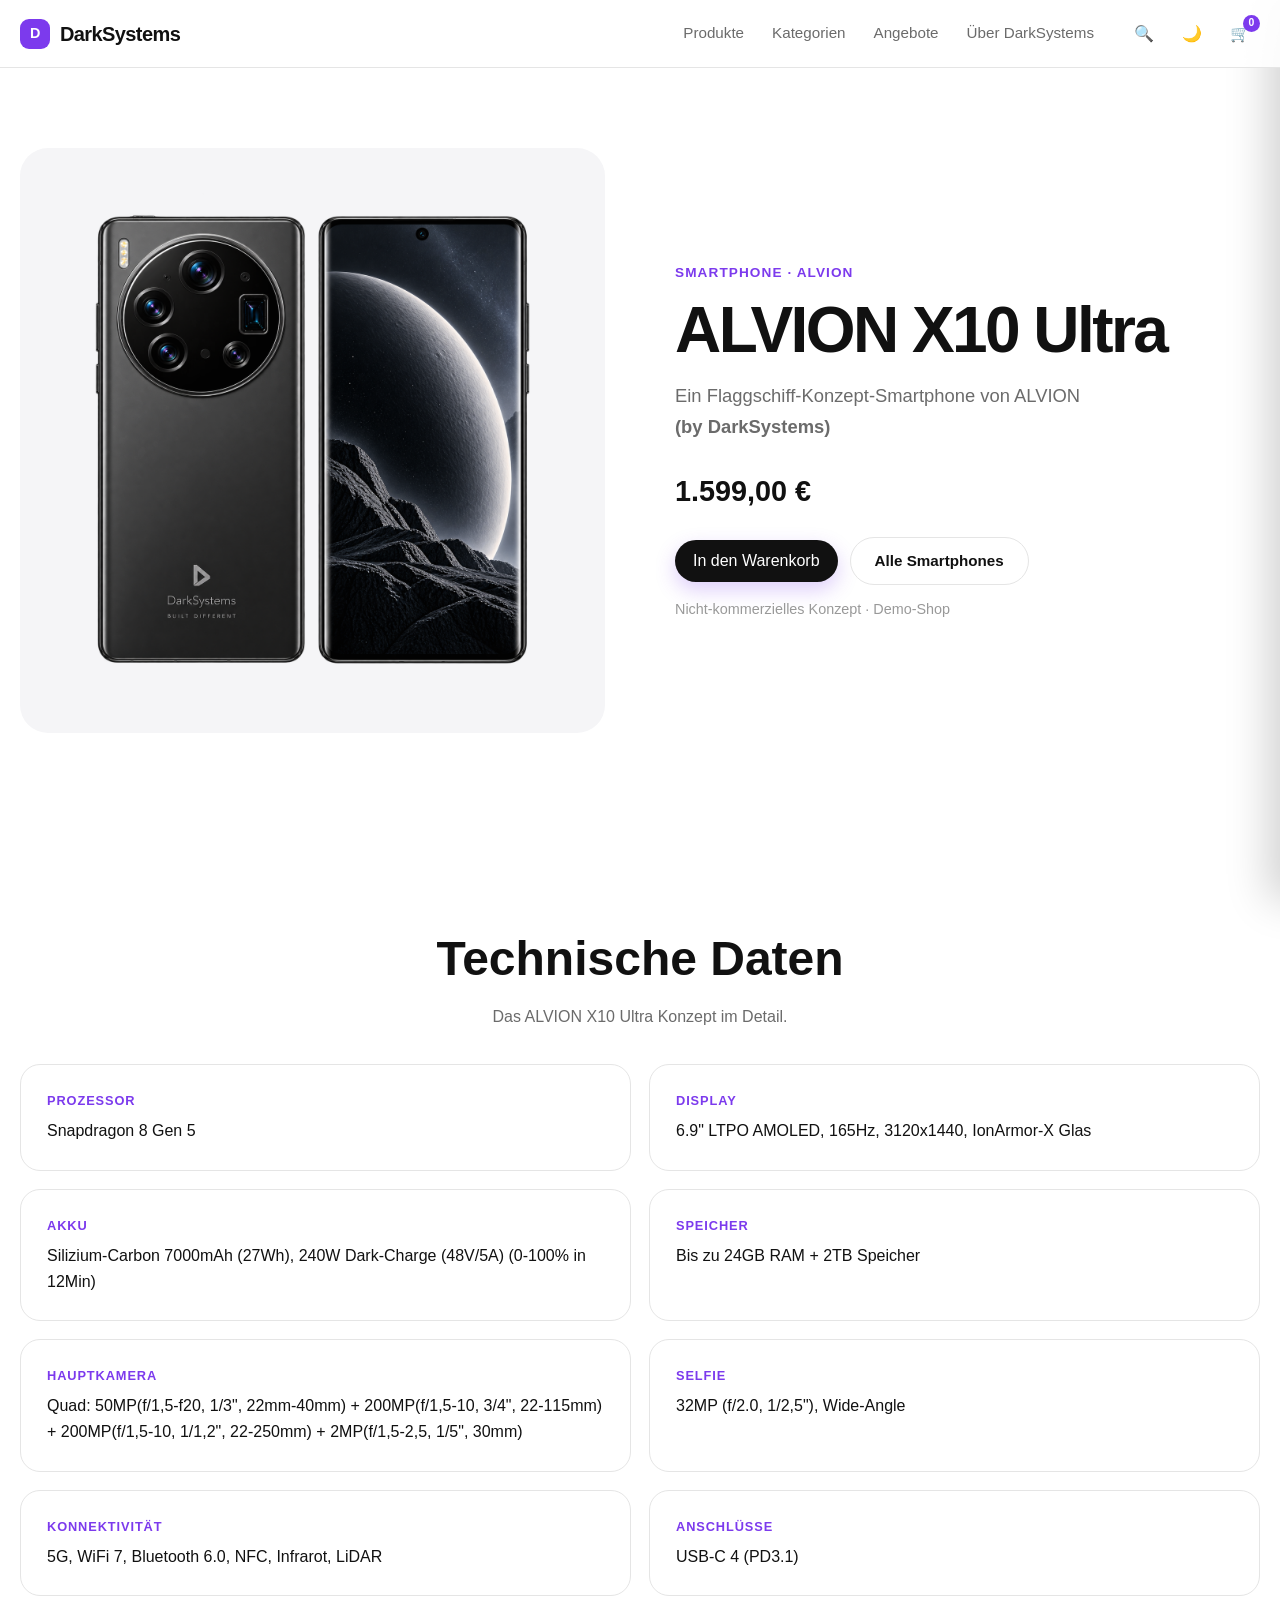
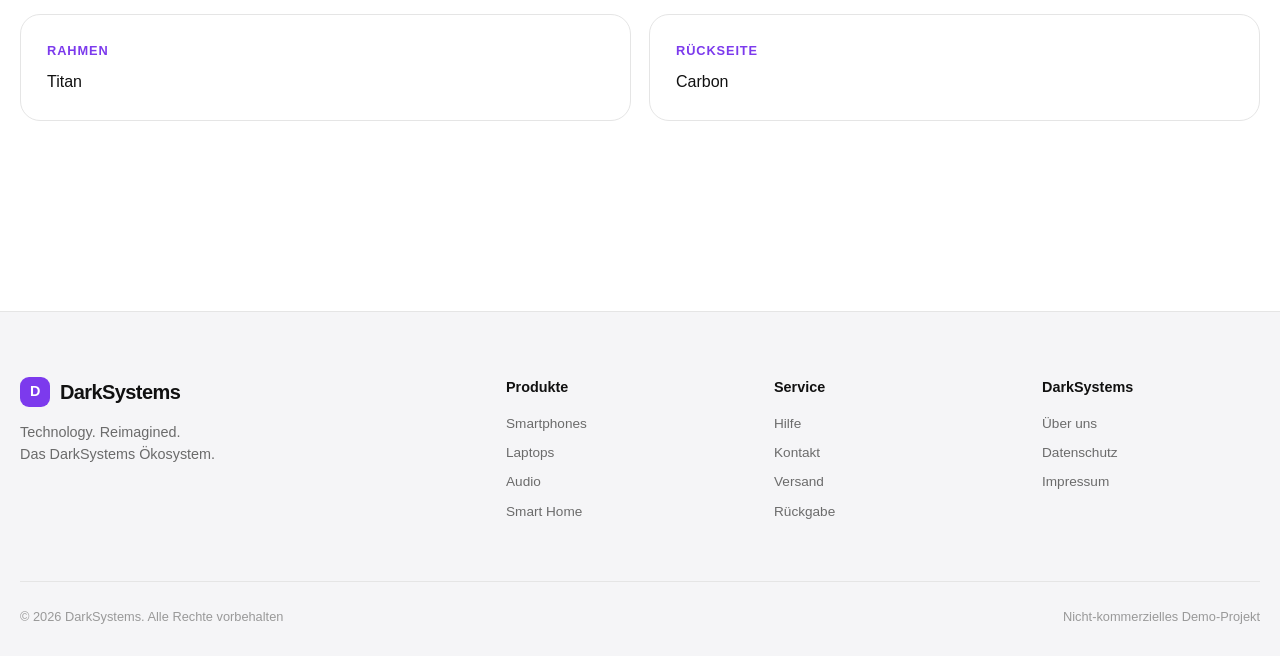
<file: x10ultra.html>
<!DOCTYPE html>
<html lang="de">
<head>
<meta charset="UTF-8">
<meta name="viewport" content="width=device-width, initial-scale=1.0">
<meta name="description" content="ALVION X10 Ultra – Flaggschiff-Konzept von DarkSystems.">
<title>ALVION X10 Ultra – DarkSystems</title>
<script>
(function () {
    const savedTheme = localStorage.getItem("darkSystemsTheme");
    document.documentElement.setAttribute(
        "data-theme",
        savedTheme === "dark" || savedTheme === "light" ? savedTheme : "light"
    );
})();
</script>
<script>
if ("scrollRestoration" in history) history.scrollRestoration = "manual";
</script>
<link rel="icon" href="images/favicon.png">
<link rel="stylesheet" href="css/style.css">

<style>
.product-detail { padding: 80px 0 100px; }
.product-detail-hero {
    display:grid; grid-template-columns:minmax(0,1fr) minmax(0,1fr);
    gap:70px; align-items:center; margin-bottom:100px;
}
.product-detail-image {
    background:var(--bg-secondary); border-radius:var(--radius-large);
    padding:45px; display:flex; align-items:center; justify-content:center;
    min-height:520px;
}
.product-detail-image img {
    display:block; width:100%; max-width:520px; max-height:620px; object-fit:contain;
}
.product-detail-category {
    display:inline-block; margin-bottom:14px; color:var(--accent);
    font-size:.85rem; font-weight:700; text-transform:uppercase; letter-spacing:.08em;
}
.product-detail-title {
    margin:0 0 18px; font-size:clamp(2.5rem,5vw,4.5rem);
    line-height:1; letter-spacing:-.04em;
}
.product-detail-subtitle {
    margin:0 0 28px; color:var(--text-secondary);
    font-size:1.15rem; line-height:1.7;
}
.product-detail-price { margin-bottom:24px; font-size:1.8rem; font-weight:700; }
.product-detail-actions { display:flex; flex-wrap:wrap; gap:12px; align-items:center; }
.product-detail-actions .product-button { border:0; cursor:pointer; font:inherit; }
.product-detail-note { margin-top:14px; color:var(--text-muted); font-size:.9rem; }
.specs-heading { margin-bottom:35px; text-align:center; }
.specs-heading h2 { margin:0 0 10px; font-size:clamp(2rem,4vw,3rem); }
.specs-heading p { margin:0; color:var(--text-secondary); }
.specs-grid { display:grid; grid-template-columns:repeat(2,minmax(0,1fr)); gap:18px; }
.spec-card {
    padding:26px; background:var(--bg-card); border:1px solid var(--border);
    border-radius:var(--radius-medium);
}
.spec-card strong {
    display:block; margin-bottom:8px; color:var(--accent);
    font-size:.8rem; text-transform:uppercase; letter-spacing:.07em;
}
.spec-card span { color:var(--text); line-height:1.6; }
@media (max-width:900px) {
    .product-detail-hero { grid-template-columns:1fr; gap:40px; margin-bottom:70px; }
    .product-detail-image { min-height:400px; }
    .specs-grid { grid-template-columns:1fr; }
}
@media (max-width:600px) {
    .product-detail { padding:45px 0 70px; }
    .product-detail-image { min-height:330px; padding:25px; }
    .product-detail-actions { flex-direction:column; align-items:stretch; }
    .product-detail-actions .button,
    .product-detail-actions .product-button { width:100%; text-align:center; }
}
</style>
</head>

<body>
<header class="site-header">
<div class="container header-inner">
<a href="index.html" class="logo" aria-label="DarkSystems Startseite">
<span class="logo-mark">D</span><span>DarkSystems</span>
</a>
<nav class="main-nav" aria-label="Hauptnavigation">
<a href="index.html#products">Produkte</a>
<a href="index.html#categories">Kategorien</a>
<a href="index.html#offers">Angebote</a>
<a href="index.html#about">Über DarkSystems</a>
</nav>
<div class="header-actions">
<button class="icon-button" type="button" aria-label="Suche" title="Suche">🔍</button>
<button class="icon-button" id="themeToggle" type="button" aria-label="Dark Mode" title="Dark / Light Mode">🌙</button>
<button class="icon-button cart-button" type="button" aria-label="Warenkorb" title="Warenkorb">
🛒 <span class="cart-count" id="cartCount">0</span>
</button>
<button class="icon-button mobile-menu-button" type="button" aria-label="Menü öffnen" title="Menü">☰</button>
</div>
</div>
</header>

<main>
<section class="product-detail">
<div class="container">

<div class="product-detail-hero">
<div class="product-detail-image">
<img src="images/alvion-x10-ultra.png" alt="ALVION X10 Ultra">
</div>

<div class="product-detail-info">
<span class="product-detail-category">Smartphone · ALVION</span>
<h1 class="product-detail-title">ALVION X10 Ultra</h1>
<p class="product-detail-subtitle">
Ein Flaggschiff-Konzept-Smartphone von ALVION<br>
<strong>(by DarkSystems)</strong>
</p>
<div class="product-detail-price">1.599,00 €</div>
<div class="product-detail-actions">
<button class="product-button button button-primary" type="button" data-product="alvion-x10-ultra">
In den Warenkorb
</button>
<a href="category.html?category=smartphones" class="button button-secondary">
Alle Smartphones
</a>
</div>
<p class="product-detail-note">Nicht-kommerzielles Konzept · Demo-Shop</p>
</div>
</div>

<section>
<div class="specs-heading">
<h2>Technische Daten</h2>
<p>Das ALVION X10 Ultra Konzept im Detail.</p>
</div>

<div class="specs-grid">
<div class="spec-card"><strong>Prozessor</strong><span>Snapdragon 8 Gen 5</span></div>
<div class="spec-card"><strong>Display</strong><span>6.9" LTPO AMOLED, 165Hz, 3120x1440, IonArmor-X Glas</span></div>
<div class="spec-card"><strong>Akku</strong><span>Silizium-Carbon 7000mAh (27Wh), 240W Dark-Charge (48V/5A) (0-100% in 12Min)</span></div>
<div class="spec-card"><strong>Speicher</strong><span>Bis zu 24GB RAM + 2TB Speicher</span></div>
<div class="spec-card"><strong>Hauptkamera</strong><span>Quad: 50MP(f/1,5-f20, 1/3", 22mm-40mm) + 200MP(f/1,5-10, 3/4", 22-115mm) + 200MP(f/1,5-10, 1/1,2", 22-250mm) + 2MP(f/1,5-2,5, 1/5", 30mm)</span></div>
<div class="spec-card"><strong>Selfie</strong><span>32MP (f/2.0, 1/2,5"), Wide-Angle</span></div>
<div class="spec-card"><strong>Konnektivität</strong><span>5G, WiFi 7, Bluetooth 6.0, NFC, Infrarot, LiDAR</span></div>
<div class="spec-card"><strong>Anschlüsse</strong><span>USB-C 4 (PD3.1)</span></div>
<div class="spec-card"><strong>Rahmen</strong><span>Titan</span></div>
<div class="spec-card"><strong>Rückseite</strong><span>Carbon</span></div>
</div>
</section>

</div>
</section>
</main>

<footer class="site-footer">
<div class="container">
<div class="footer-grid">
<div class="footer-brand">
<a href="index.html" class="logo"><span class="logo-mark">D</span><span>DarkSystems</span></a>
<p>Technology. Reimagined.<br>Das DarkSystems Ökosystem.</p>
</div>
<div class="footer-column">
<h4>Produkte</h4>
<a href="category.html?category=smartphones">Smartphones</a>
<a href="category.html?category=laptops">Laptops</a>
<a href="category.html?category=audio">Audio</a>
<a href="category.html?category=smart-home">Smart Home</a>
</div>
<div class="footer-column">
<h4>Service</h4>
<a href="#">Hilfe</a><a href="#">Kontakt</a><a href="#">Versand</a><a href="#">Rückgabe</a>
</div>
<div class="footer-column">
<h4>DarkSystems</h4>
<a href="index.html#about">Über uns</a><a href="#">Datenschutz</a><a href="#">Impressum</a>
</div>
</div>
<div class="footer-bottom">
<span>© 2026 DarkSystems. Alle Rechte vorbehalten</span>
<span>Nicht-kommerzielles Demo-Projekt</span>
</div>
</div>
</footer>

<div class="cart-overlay" id="cartOverlay"></div>
<aside class="cart-panel" id="cartPanel" aria-label="Warenkorb">
<div class="cart-header">
<div><h2>Warenkorb</h2><span id="cartItemCount">0 Produkte</span></div>
<button class="cart-close" id="cartClose" type="button" aria-label="Warenkorb schließen">×</button>
</div>
<div class="cart-content">
<div class="cart-empty" id="cartEmpty">
<div class="cart-empty-icon">🛒</div>
<h3>Dein Warenkorb ist leer</h3>
<p>Füge Produkte hinzu, um sie hier zu sehen.</p>
</div>
<div class="cart-items" id="cartItems"></div>
</div>
<div class="cart-footer">
<div class="cart-total"><span>Gesamtsumme</span><strong id="cartTotal">0,00 €</strong></div>
<button class="cart-checkout" id="cartCheckout" type="button">Zur Kasse</button>
<p class="cart-demo">Demo-Shop – es findet keine echte Bestellung statt.</p>
</div>
</aside>

<script src="js/main.js"></script>
<script>
window.addEventListener("load", function () { window.scrollTo(0, 0); });
</script>
</body>
</html>
</file>
<file: css/style.css>
/* =========================================================
   DarkSystems Store
   Main stylesheet
   ========================================================= */

/* ---------------------------------------------------------
   1. Theme Variables
   --------------------------------------------------------- */

:root {
    --bg: #ffffff;
    --bg-secondary: #f5f5f7;
    --bg-card: #ffffff;

    --text: #111111;
    --text-secondary: #6b6b6b;
    --text-muted: #999999;

    --border: #e5e5e5;

    --accent: #7c3aed;
    --accent-hover: #6d28d9;

    --header-bg: rgba(255, 255, 255, 0.88);

    --shadow: 0 10px 30px rgba(0, 0, 0, 0.08);
    --shadow-hover: 0 18px 45px rgba(0, 0, 0, 0.14);

    --radius-small: 12px;
    --radius-medium: 20px;
    --radius-large: 28px;

    --max-width: 1400px;

    color-scheme: light;
}

[data-theme="dark"] {
    --bg: #0b0b0d;
    --bg-secondary: #151518;
    --bg-card: #18181c;

    --text: #f5f5f7;
    --text-secondary: #a5a5aa;
    --text-muted: #77777e;

    --border: #2b2b30;

    --accent: #9b6cff;
    --accent-hover: #b18aff;

    --header-bg: rgba(11, 11, 13, 0.88);

    --shadow: 0 10px 30px rgba(0, 0, 0, 0.35);
    --shadow-hover: 0 18px 45px rgba(0, 0, 0, 0.55);

    color-scheme: dark;
}


/* ---------------------------------------------------------
   2. Reset
   --------------------------------------------------------- */

* {
    margin: 0;
    padding: 0;
    box-sizing: border-box;
}

html {
    scroll-behavior: smooth;
}

body {
    font-family:
        -apple-system,
        BlinkMacSystemFont,
        "Segoe UI",
        Roboto,
        Helvetica,
        Arial,
        sans-serif;

    background: var(--bg);
    color: var(--text);

    line-height: 1.5;

    transition:
        background-color 0.3s ease,
        color 0.3s ease;
}

a {
    color: inherit;
    text-decoration: none;
}

button {
    font: inherit;
}

img {
    max-width: 100%;
    display: block;
}


/* ---------------------------------------------------------
   3. General Layout
   --------------------------------------------------------- */

.container {
    width: min(100% - 40px, var(--max-width));
    margin-inline: auto;
}

section {
    padding: 90px 0;
}

.section-title {
    font-size: clamp(2rem, 4vw, 3rem);
    font-weight: 600;
    letter-spacing: -0.04em;
    margin-bottom: 12px;
}

.section-subtitle {
    color: var(--text-secondary);
    font-size: 1.05rem;
    max-width: 650px;
}


/* ---------------------------------------------------------
   4. Header
   --------------------------------------------------------- */

.site-header {
    position: sticky;
    top: 0;
    z-index: 1000;

    height: 68px;

    background: var(--header-bg);
    border-bottom: 1px solid var(--border);

    backdrop-filter: blur(20px);
    -webkit-backdrop-filter: blur(20px);

    transition:
        background-color 0.3s ease,
        border-color 0.3s ease;
}

.header-inner {
    height: 100%;

    display: flex;
    align-items: center;
    justify-content: space-between;

    gap: 30px;
}


/* ---------------------------------------------------------
   5. Logo
   --------------------------------------------------------- */

.logo {
    display: flex;
    align-items: center;

    font-size: 1.25rem;
    font-weight: 700;

    letter-spacing: -0.03em;

    white-space: nowrap;
}

.logo-mark {
    width: 30px;
    height: 30px;

    margin-right: 10px;

    display: grid;
    place-items: center;

    border-radius: 9px;

    background: var(--accent);
    color: white;

    font-size: 0.9rem;
    font-weight: 800;
}


/* ---------------------------------------------------------
   6. Navigation
   --------------------------------------------------------- */

.main-nav {
    display: flex;
    align-items: center;
    gap: 28px;

    margin-left: auto;
}

.main-nav a {
    position: relative;

    color: var(--text-secondary);

    font-size: 0.95rem;
    font-weight: 500;

    transition: color 0.2s ease;
}

.main-nav a::after {
    content: "";

    position: absolute;
    left: 0;
    bottom: -7px;

    width: 0;
    height: 2px;

    border-radius: 2px;

    background: var(--accent);

    transition: width 0.2s ease;
}

.main-nav a:hover {
    color: var(--text);
}

.main-nav a:hover::after {
    width: 100%;
}


/* ---------------------------------------------------------
   7. Header Actions
   --------------------------------------------------------- */

.header-actions {
    display: flex;
    align-items: center;
    gap: 8px;
}

.icon-button {
    width: 40px;
    height: 40px;

    display: grid;
    place-items: center;

    border: 0;
    border-radius: 50%;

    background: transparent;
    color: var(--text);

    cursor: pointer;

    transition:
        background-color 0.2s ease,
        transform 0.2s ease;
}

.icon-button:hover {
    background: var(--bg-secondary);
    transform: scale(1.05);
}

.cart-button {
    position: relative;
}

.cart-count {
    position: absolute;

    top: 1px;
    right: 0;

    min-width: 17px;
    height: 17px;

    display: grid;
    place-items: center;

    padding: 0 4px;

    border-radius: 20px;

    background: var(--accent);
    color: white;

    font-size: 0.65rem;
    font-weight: 700;
}


/* ---------------------------------------------------------
   8. Hero
   --------------------------------------------------------- */

.hero {
    min-height: calc(100vh - 68px);

    display: flex;
    align-items: center;

    padding: 70px 0;

    overflow: hidden;

    background:
        radial-gradient(
            circle at 75% 45%,
            rgba(124, 58, 237, 0.16),
            transparent 35%
        ),
        var(--bg);
}

.hero-inner {
    display: grid;
    grid-template-columns: 1fr 1fr;

    align-items: center;

    gap: 70px;
}

.hero-content {
    max-width: 650px;
}

.hero-eyebrow {
    display: inline-flex;
    align-items: center;

    margin-bottom: 20px;
    padding: 7px 13px;

    border: 1px solid var(--border);
    border-radius: 30px;

    background: var(--bg-secondary);

    color: var(--accent);

    font-size: 0.8rem;
    font-weight: 700;

    letter-spacing: 0.08em;
    text-transform: uppercase;
}

.hero h1 {
    font-size: clamp(3rem, 7vw, 6.5rem);

    line-height: 0.95;
    letter-spacing: -0.065em;

    font-weight: 700;

    margin-bottom: 28px;
}

.hero h1 span {
    color: var(--accent);
}

.hero-description {
    max-width: 560px;

    margin-bottom: 35px;

    color: var(--text-secondary);

    font-size: clamp(1rem, 2vw, 1.2rem);
}

.hero-actions {
    display: flex;
    align-items: center;
    flex-wrap: wrap;

    gap: 14px;
}


/* ---------------------------------------------------------
   9. Buttons
   --------------------------------------------------------- */

.button {
    display: inline-flex;
    align-items: center;
    justify-content: center;

    min-height: 48px;

    padding: 0 24px;

    border-radius: 999px;

    font-size: 0.95rem;
    font-weight: 600;

    cursor: pointer;

    transition:
        transform 0.2s ease,
        background-color 0.2s ease,
        box-shadow 0.2s ease;
}

.button:hover {
    transform: translateY(-2px);
}

.button-primary {
    border: 0;

    background: var(--accent);
    color: white;

    box-shadow: 0 8px 20px rgba(124, 58, 237, 0.25);
}

.button-primary:hover {
    background: var(--accent-hover);

    box-shadow: 0 12px 28px rgba(124, 58, 237, 0.35);
}

.button-secondary {
    border: 1px solid var(--border);

    background: var(--bg-card);
    color: var(--text);
}

.button-secondary:hover {
    background: var(--bg-secondary);
}


/* ---------------------------------------------------------
   10. Hero Product
   --------------------------------------------------------- */

.hero-product {
    position: relative;

    min-height: 500px;

    display: flex;
    align-items: center;
    justify-content: center;
}

.hero-product::before {
    content: "";

    position: absolute;

    width: 380px;
    height: 380px;

    border-radius: 50%;

    background: rgba(124, 58, 237, 0.12);

    filter: blur(10px);
}

.hero-product img {
    position: relative;
    z-index: 1;

    max-height: 550px;

    object-fit: contain;

    filter:
        drop-shadow(0 30px 45px rgba(0, 0, 0, 0.18));

    transition:
        transform 0.5s ease,
        filter 0.5s ease;
}

.hero-product:hover img {
    transform: translateY(-10px) scale(1.025);

    filter:
        drop-shadow(0 40px 60px rgba(0, 0, 0, 0.25));
}


/* ---------------------------------------------------------
   11. Categories
   --------------------------------------------------------- */

.categories {
    background: var(--bg-secondary);
}

.category-grid {
    display: grid;

    grid-template-columns: repeat(4, 1fr);

    gap: 18px;

    margin-top: 45px;
}

.category-card {
    min-height: 180px;

    padding: 28px;

    display: flex;
    flex-direction: column;
    justify-content: flex-end;

    border: 1px solid var(--border);
    border-radius: var(--radius-medium);

    background: var(--bg-card);

    overflow: hidden;

    transition:
        transform 0.3s ease,
        box-shadow 0.3s ease,
        border-color 0.3s ease;
}

.category-card:hover {
    transform: translateY(-6px);

    box-shadow: var(--shadow-hover);

    border-color: var(--accent);
}

.category-icon {
    width: 48px;
    height: 48px;

    margin-bottom: auto;

    display: grid;
    place-items: center;

    border-radius: 14px;

    background: var(--bg-secondary);

    font-size: 1.4rem;
}

.category-card h3 {
    margin-top: 25px;

    font-size: 1.1rem;
}

.category-card p {
    margin-top: 4px;

    color: var(--text-secondary);

    font-size: 0.9rem;
}


/* ---------------------------------------------------------
   12. Products
   --------------------------------------------------------- */

.products {
    background: var(--bg);
}

.product-grid {
    display: grid;

    grid-template-columns: repeat(3, 1fr);

    gap: 22px;

    margin-top: 45px;
}

.product-card {
    position: relative;

    display: flex;
    flex-direction: column;

    min-height: 500px;

    padding: 25px;

    border: 1px solid var(--border);
    border-radius: var(--radius-large);

    background: var(--bg-card);

    overflow: hidden;

    transition:
        transform 0.3s ease,
        box-shadow 0.3s ease,
        border-color 0.3s ease;
}

.product-card:hover {
    transform: translateY(-8px);

    box-shadow: var(--shadow-hover);

    border-color: rgba(124, 58, 237, 0.45);
}

.product-image {
    height: 290px;

    display: flex;
    align-items: center;
    justify-content: center;

    margin-bottom: 20px;

    border-radius: var(--radius-medium);

    background: var(--bg-secondary);

    overflow: hidden;
}

.product-image img {
    width: 85%;
    height: 85%;

    object-fit: contain;

    transition: transform 0.4s ease;
}

.product-card:hover .product-image img {
    transform: scale(1.07);
}

.product-info {
    display: flex;
    flex-direction: column;

    flex: 1;
}

.product-category {
    margin-bottom: 5px;

    color: var(--accent);

    font-size: 0.75rem;
    font-weight: 700;

    text-transform: uppercase;
    letter-spacing: 0.08em;
}

.product-name {
    font-size: 1.5rem;
    font-weight: 600;

    letter-spacing: -0.03em;
}

.product-description {
    margin-top: 6px;

    color: var(--text-secondary);

    font-size: 0.9rem;
}

.product-bottom {
    display: flex;
    align-items: center;
    justify-content: space-between;

    gap: 15px;

    margin-top: 25px;
}

.product-price {
    font-size: 1.2rem;
    font-weight: 700;
}

.product-button {
    min-height: 42px;

    padding: 0 18px;

    border: 0;
    border-radius: 999px;

    background: var(--text);
    color: var(--bg);

    font-size: 0.85rem;
    font-weight: 600;

    cursor: pointer;

    transition:
        transform 0.2s ease,
        opacity 0.2s ease;
}

.product-button:hover {
    transform: scale(1.04);
    opacity: 0.85;
}


/* ---------------------------------------------------------
   13. Offer Banner
   --------------------------------------------------------- */

.offer {
    padding: 30px 0 90px;
}

.offer-card {
    position: relative;

    padding: 55px;

    display: flex;
    align-items: center;
    justify-content: space-between;

    gap: 40px;

    border-radius: var(--radius-large);

    background:
        radial-gradient(
            circle at 85% 30%,
            rgba(124, 58, 237, 0.35),
            transparent 35%
        ),
        var(--bg-secondary);

    border: 1px solid var(--border);

    overflow: hidden;
}

.offer-content {
    max-width: 650px;
}

.offer-card h2 {
    margin-bottom: 10px;

    font-size: clamp(2rem, 4vw, 3.2rem);

    letter-spacing: -0.05em;
}

.offer-card p {
    color: var(--text-secondary);
}


/* ---------------------------------------------------------
   14. Demo Notice
   --------------------------------------------------------- */

.demo-notice {
    padding: 20px 25px;

    border: 1px solid var(--border);
    border-radius: var(--radius-medium);

    background: var(--bg-secondary);

    color: var(--text-secondary);

    font-size: 0.85rem;

    text-align: center;
}

.demo-notice strong {
    color: var(--text);
}


/* ---------------------------------------------------------
   15. Footer
   --------------------------------------------------------- */

.site-footer {
    padding: 65px 0 30px;

    border-top: 1px solid var(--border);

    background: var(--bg-secondary);
}

.footer-grid {
    display: grid;

    grid-template-columns: 2fr repeat(3, 1fr);

    gap: 50px;
}

.footer-brand {
    max-width: 350px;
}

.footer-brand p {
    margin-top: 15px;

    color: var(--text-secondary);

    font-size: 0.9rem;
}

.footer-column h4 {
    margin-bottom: 15px;

    font-size: 0.9rem;
}

.footer-column a {
    display: block;

    margin-bottom: 9px;

    color: var(--text-secondary);

    font-size: 0.85rem;

    transition: color 0.2s ease;
}

.footer-column a:hover {
    color: var(--accent);
}

.footer-bottom {
    margin-top: 50px;
    padding-top: 25px;

    border-top: 1px solid var(--border);

    display: flex;
    justify-content: space-between;
    align-items: center;

    color: var(--text-muted);

    font-size: 0.8rem;
}


/* ---------------------------------------------------------
   16. Mobile Menu Button
   --------------------------------------------------------- */

.mobile-menu-button {
    display: none;
}


/* ---------------------------------------------------------
   17. Animations
   --------------------------------------------------------- */

@keyframes fadeUp {
    from {
        opacity: 0;
        transform: translateY(25px);
    }

    to {
        opacity: 1;
        transform: translateY(0);
    }
}

.hero-content {
    animation: fadeUp 0.7s ease both;
}

.hero-product {
    animation: fadeUp 0.8s ease 0.1s both;
}


/* ---------------------------------------------------------
   18. Responsive
   --------------------------------------------------------- */

@media (max-width: 1100px) {

    .main-nav {
        gap: 18px;
    }

    .hero-inner {
        gap: 40px;
    }

    .category-grid {
        grid-template-columns: repeat(2, 1fr);
    }

    .product-grid {
        grid-template-columns: repeat(2, 1fr);
    }

    .footer-grid {
        grid-template-columns: 2fr 1fr 1fr;
    }
}


@media (max-width: 800px) {

    .container {
        width: min(100% - 28px, var(--max-width));
    }

    section {
        padding: 65px 0;
    }

    .site-header {
        height: 62px;
    }

    .main-nav {
        display: none;
    }

    .mobile-menu-button {
        display: grid;
    }

    .hero {
        min-height: auto;

        padding: 60px 0 80px;
    }

    .hero-inner {
        grid-template-columns: 1fr;

        text-align: center;
    }

    .hero-content {
        max-width: none;
    }

    .hero-description {
        margin-inline: auto;
    }

    .hero-actions {
        justify-content: center;
    }

    .hero-product {
        min-height: 350px;
    }

    .hero-product::before {
        width: 280px;
        height: 280px;
    }

    .hero-product img {
        max-height: 350px;
    }

    .offer-card {
        flex-direction: column;
        align-items: flex-start;

        padding: 35px;
    }

    .footer-grid {
        grid-template-columns: repeat(2, 1fr);
    }

    .footer-brand {
        grid-column: 1 / -1;
    }
}


@media (max-width: 600px) {

    .header-inner {
        gap: 10px;
    }

    .logo {
        font-size: 1.05rem;
    }

    .logo-mark {
        width: 27px;
        height: 27px;
    }

    .header-actions {
        gap: 2px;
    }

    .icon-button {
        width: 36px;
        height: 36px;
    }

    .hero h1 {
        font-size: clamp(2.8rem, 15vw, 4.5rem);
    }

    .hero-description {
        font-size: 0.95rem;
    }

    .button {
        width: 100%;
    }

    .hero-actions {
        width: 100%;
    }

    .category-grid {
        grid-template-columns: 1fr;
    }

    .product-grid {
        grid-template-columns: 1fr;
    }

    .product-card {
        min-height: 470px;
    }

    .product-image {
        height: 250px;
    }

    .offer-card {
        padding: 28px;
    }

    .footer-grid {
        grid-template-columns: 1fr;
    }

    .footer-brand {
        grid-column: auto;
    }

    .footer-bottom {
        flex-direction: column;
        align-items: flex-start;

        gap: 8px;
    }
}


/* ---------------------------------------------------------
   19. Reduced Motion
   --------------------------------------------------------- */

@media (prefers-reduced-motion: reduce) {

    *,
    *::before,
    *::after {
        scroll-behavior: auto !important;

        animation-duration: 0.01ms !important;
        animation-iteration-count: 1 !important;

        transition-duration: 0.01ms !important;
    }
}


@media (max-width: 800px) {

    .main-nav.mobile-nav-open {
        position: absolute;

        top: 62px;
        left: 0;
        right: 0;

        display: flex;
        flex-direction: column;

        padding: 25px;

        background: var(--bg);
        border-bottom: 1px solid var(--border);

        box-shadow: var(--shadow);

        gap: 20px;
    }

}

/* =========================================================
   Warenkorb
   ========================================================= */

.cart-overlay {
    position: fixed;
    inset: 0;
    background: rgba(0, 0, 0, 0.45);

    opacity: 0;
    visibility: hidden;

    transition:
        opacity 0.3s ease,
        visibility 0.3s ease;

    z-index: 998;
}


/* ---------------------------------------------------------
   Warenkorb Panel
   --------------------------------------------------------- */

.cart-panel {
    position: fixed;

    top: 0;
    right: 0;

    width: min(440px, 100%);
    height: 100vh;

    background: var(--bg-color);

    display: flex;
    flex-direction: column;

    box-shadow: -12px 0 40px rgba(0, 0, 0, 0.18);

    transform: translateX(100%);

    transition:
        transform 0.35s cubic-bezier(0.4, 0, 0.2, 1);

    z-index: 999;
}


/* ---------------------------------------------------------
   Geöffneter Zustand
   --------------------------------------------------------- */

.cart-panel.active {
    transform: translateX(0);
}

.cart-overlay.active {
    opacity: 1;
    visibility: visible;
}


/* ---------------------------------------------------------
   Header
   --------------------------------------------------------- */

.cart-header {
    display: flex;
    align-items: center;
    justify-content: space-between;

    padding: 24px;

    border-bottom: 1px solid var(--border-color);
}

.cart-header h2 {
    margin: 0;

    font-size: 1.5rem;
    font-weight: 700;

    color: var(--text-color);
}

.cart-header span {
    display: block;

    margin-top: 4px;

    font-size: 0.85rem;

    color: var(--muted-text);
}


/* ---------------------------------------------------------
   Close Button
   --------------------------------------------------------- */

.cart-close {
    width: 40px;
    height: 40px;

    border: none;
    border-radius: 50%;

    background: var(--card-bg);
    color: var(--text-color);

    font-size: 1.7rem;
    line-height: 1;

    cursor: pointer;

    display: flex;
    align-items: center;
    justify-content: center;

    transition:
        background 0.2s ease,
        transform 0.2s ease;
}

.cart-close:hover {
    background: var(--border-color);
    transform: rotate(90deg);
}


/* ---------------------------------------------------------
   Inhalt
   --------------------------------------------------------- */

.cart-content {
    flex: 1;

    overflow-y: auto;

    padding: 20px 24px;
}


/* ---------------------------------------------------------
   Leerer Warenkorb
   --------------------------------------------------------- */

.cart-empty {
    min-height: 420px;

    display: flex;
    flex-direction: column;
    align-items: center;
    justify-content: center;

    text-align: center;

    color: var(--muted-text);
}

.cart-empty-icon {
    width: 72px;
    height: 72px;

    margin-bottom: 20px;

    border-radius: 50%;

    background: var(--card-bg);

    display: flex;
    align-items: center;
    justify-content: center;

    font-size: 2rem;
}

.cart-empty h3 {
    margin: 0 0 8px;

    color: var(--text-color);

    font-size: 1.1rem;
}

.cart-empty p {
    max-width: 260px;

    margin: 0;

    font-size: 0.9rem;

    line-height: 1.5;
}


/* ---------------------------------------------------------
   Produktliste
   --------------------------------------------------------- */

.cart-items {
    display: flex;
    flex-direction: column;

    gap: 16px;
}


/* ---------------------------------------------------------
   Einzelnes Produkt
   --------------------------------------------------------- */

.cart-item {
    display: grid;

    grid-template-columns: 76px 1fr auto;

    gap: 14px;

    padding: 14px;

    border-radius: 16px;

    background: var(--card-bg);

    border: 1px solid var(--border-color);
}


/* ---------------------------------------------------------
   Produktbild
   --------------------------------------------------------- */

.cart-item-image {
    width: 76px;
    height: 76px;

    border-radius: 12px;

    background: var(--bg-color);

    display: flex;
    align-items: center;
    justify-content: center;

    overflow: hidden;
}

.cart-item-image img {
    width: 100%;
    height: 100%;

    object-fit: contain;
}


/* ---------------------------------------------------------
   Produktinformationen
   --------------------------------------------------------- */

.cart-item-info {
    min-width: 0;

    display: flex;
    flex-direction: column;
    justify-content: space-between;
}

.cart-item-name {
    margin: 0;

    font-size: 0.95rem;
    font-weight: 600;

    color: var(--text-color);

    line-height: 1.3;
}

.cart-item-price {
    margin-top: 5px;

    font-size: 0.85rem;

    color: var(--muted-text);
}


/* ---------------------------------------------------------
   Menge
   --------------------------------------------------------- */

.cart-item-quantity {
    display: flex;
    align-items: center;

    gap: 6px;

    margin-top: 10px;
}

.cart-quantity-button {
    width: 28px;
    height: 28px;

    border: 1px solid var(--border-color);
    border-radius: 8px;

    background: var(--bg-color);
    color: var(--text-color);

    cursor: pointer;

    font-size: 1rem;

    display: flex;
    align-items: center;
    justify-content: center;

    transition:
        background 0.2s ease,
        border-color 0.2s ease;
}

.cart-quantity-button:hover {
    background: var(--border-color);
}

.cart-quantity {
    min-width: 24px;

    text-align: center;

    font-size: 0.85rem;
    font-weight: 600;

    color: var(--text-color);
}


/* ---------------------------------------------------------
   Produkt-Gesamtpreis
   --------------------------------------------------------- */

.cart-item-total {
    align-self: flex-start;

    font-size: 0.9rem;
    font-weight: 700;

    color: var(--text-color);

    white-space: nowrap;
}


/* ---------------------------------------------------------
   Entfernen
   --------------------------------------------------------- */

.cart-item-remove {
    margin-top: 8px;

    padding: 0;

    border: none;

    background: transparent;

    color: var(--muted-text);

    font-size: 0.75rem;

    cursor: pointer;

    text-align: left;

    transition: color 0.2s ease;
}

.cart-item-remove:hover {
    color: #e53935;
}


/* ---------------------------------------------------------
   Footer
   --------------------------------------------------------- */

.cart-footer {
    padding: 20px 24px 24px;

    border-top: 1px solid var(--border-color);

    background: var(--bg-color);
}


/* ---------------------------------------------------------
   Gesamtsumme
   --------------------------------------------------------- */

.cart-total {
    display: flex;
    align-items: center;
    justify-content: space-between;

    margin-bottom: 18px;
}

.cart-total span {
    font-size: 0.95rem;

    color: var(--muted-text);
}

.cart-total strong {
    font-size: 1.25rem;

    color: var(--text-color);
}


/* ---------------------------------------------------------
   Checkout Button
   --------------------------------------------------------- */

.cart-checkout {
    width: 100%;

    padding: 14px 20px;

    border: none;
    border-radius: 999px;

    background: var(--accent-color);
    color: white;

    font-size: 0.95rem;
    font-weight: 600;

    cursor: pointer;

    transition:
        transform 0.2s ease,
        opacity 0.2s ease;
}

.cart-checkout:hover {
    transform: translateY(-1px);
    opacity: 0.9;
}

.cart-checkout:active {
    transform: translateY(0);
}


/* ---------------------------------------------------------
   Demo Hinweis
   --------------------------------------------------------- */

.cart-demo {
    margin: 12px 0 0;

    text-align: center;

    font-size: 0.72rem;
    line-height: 1.4;

    color: var(--muted-text);
}


/* ---------------------------------------------------------
   Scrollbar
   --------------------------------------------------------- */

.cart-content::-webkit-scrollbar {
    width: 6px;
}

.cart-content::-webkit-scrollbar-track {
    background: transparent;
}

.cart-content::-webkit-scrollbar-thumb {
    background: var(--border-color);

    border-radius: 999px;
}


/* ---------------------------------------------------------
   Mobile
   --------------------------------------------------------- */

@media (max-width: 600px) {

    .cart-panel {
        width: 100%;
    }

    .cart-header {
        padding: 20px;
    }

    .cart-content {
        padding: 16px 20px;
    }

    .cart-footer {
        padding: 18px 20px 20px;
    }

    .cart-item {
        grid-template-columns: 64px 1fr auto;

        gap: 12px;

        padding: 12px;
    }

    .cart-item-image {
        width: 64px;
        height: 64px;
    }

}


/* ---------------------------------------------------------
   Reduced Motion
   --------------------------------------------------------- */

@media (prefers-reduced-motion: reduce) {

    .cart-panel,
    .cart-overlay,
    .cart-close,
    .cart-quantity-button,
    .cart-checkout {
        transition: none;
    }

}


/* =========================================================
   Warenkorb – weniger transparent
   ========================================================= */

.cart-panel {
    background: rgba(15, 15, 18, 0.98);
    backdrop-filter: none;
    -webkit-backdrop-filter: none;
}
</file>
